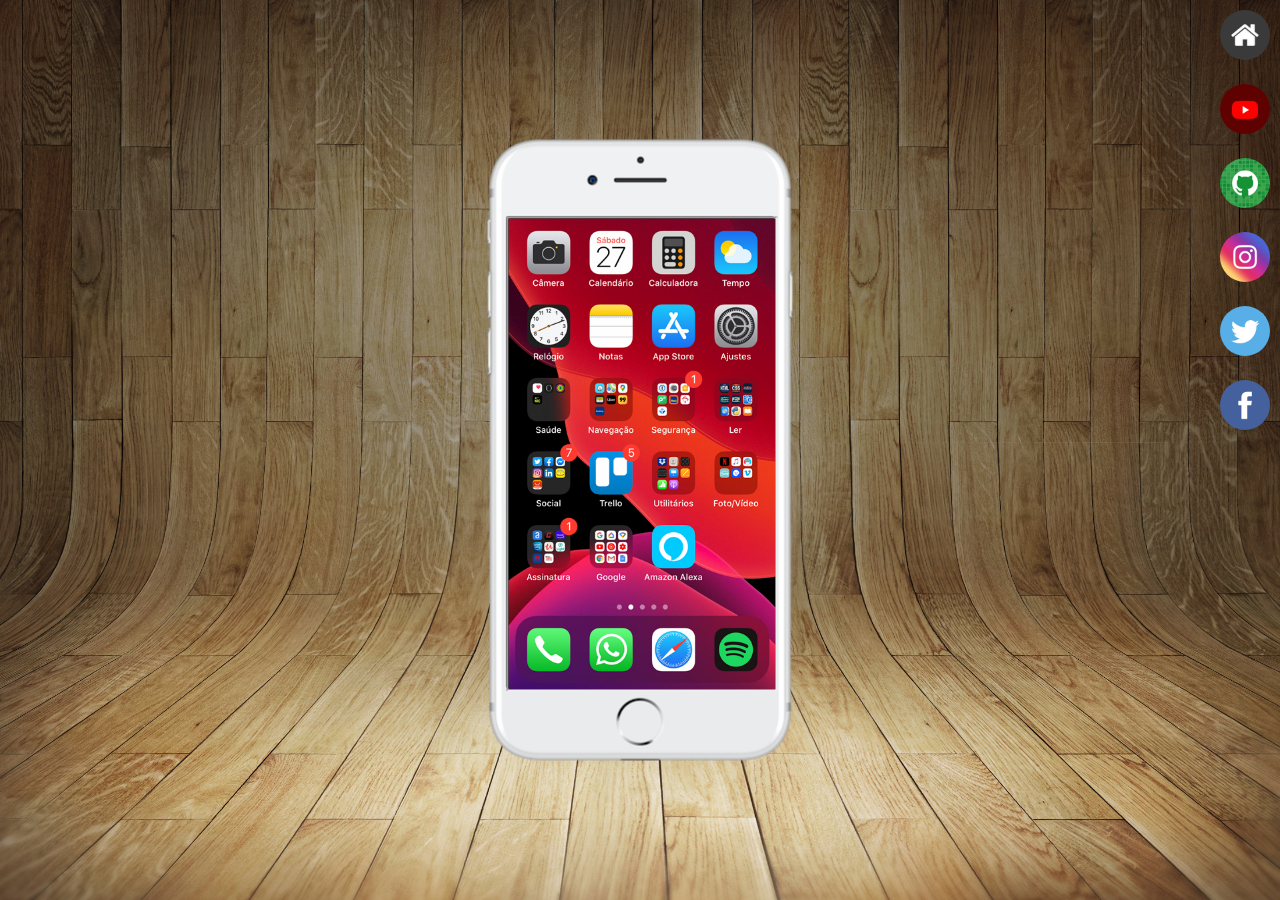
<file: index.html>
<!DOCTYPE html>
<html lang="pt-br">
<head>
    <meta charset="UTF-8">
    <meta http-equiv="X-UA-Compatible" content="IE=edge">
    <meta name="viewport" content="width=device-width, initial-scale=1.0">
    <link rel="shortcut icon" href="favicon.ico" type="image/x-icon">
    <link rel="stylesheet" href="estilos/style.css">
    <title>Projeto Redes Sociais</title>
</head>
<body>
    <main>
        <section id="telefone">
            <iframe src="home.html" name="tela" id="tela" frameboard="0">
                Seu navegador não é compatível com isso.
            </iframe>
        </section>
        <section id="redes-sociais">
            <a href="#" target="tela"><img src="imagens/logo-home.jpg" alt="Home"></a><br>
            <a href="youtube.html" target="tela"><img src="imagens/logo-youtube.jpg" alt="YouTube"></a><br>
            <a href="github.html" target="tela"><img src="imagens/logo-github.jpg" alt="GitHub"></a><br>
            <a href="instagram.html" target="tela"><img src="imagens/logo-instagram.jpg" alt="Instagram"></a><br>
            <a href="twitter.html" target="tela"><img src="imagens/logo-twitter.jpg" alt="Twitter"></a><br>
            <a href="facebook.html" target="tela"><img src="imagens/logo-facebook.jpg" alt="Facebook"></a><br>
        </section>
    </main>
</body>
</html>
</file>
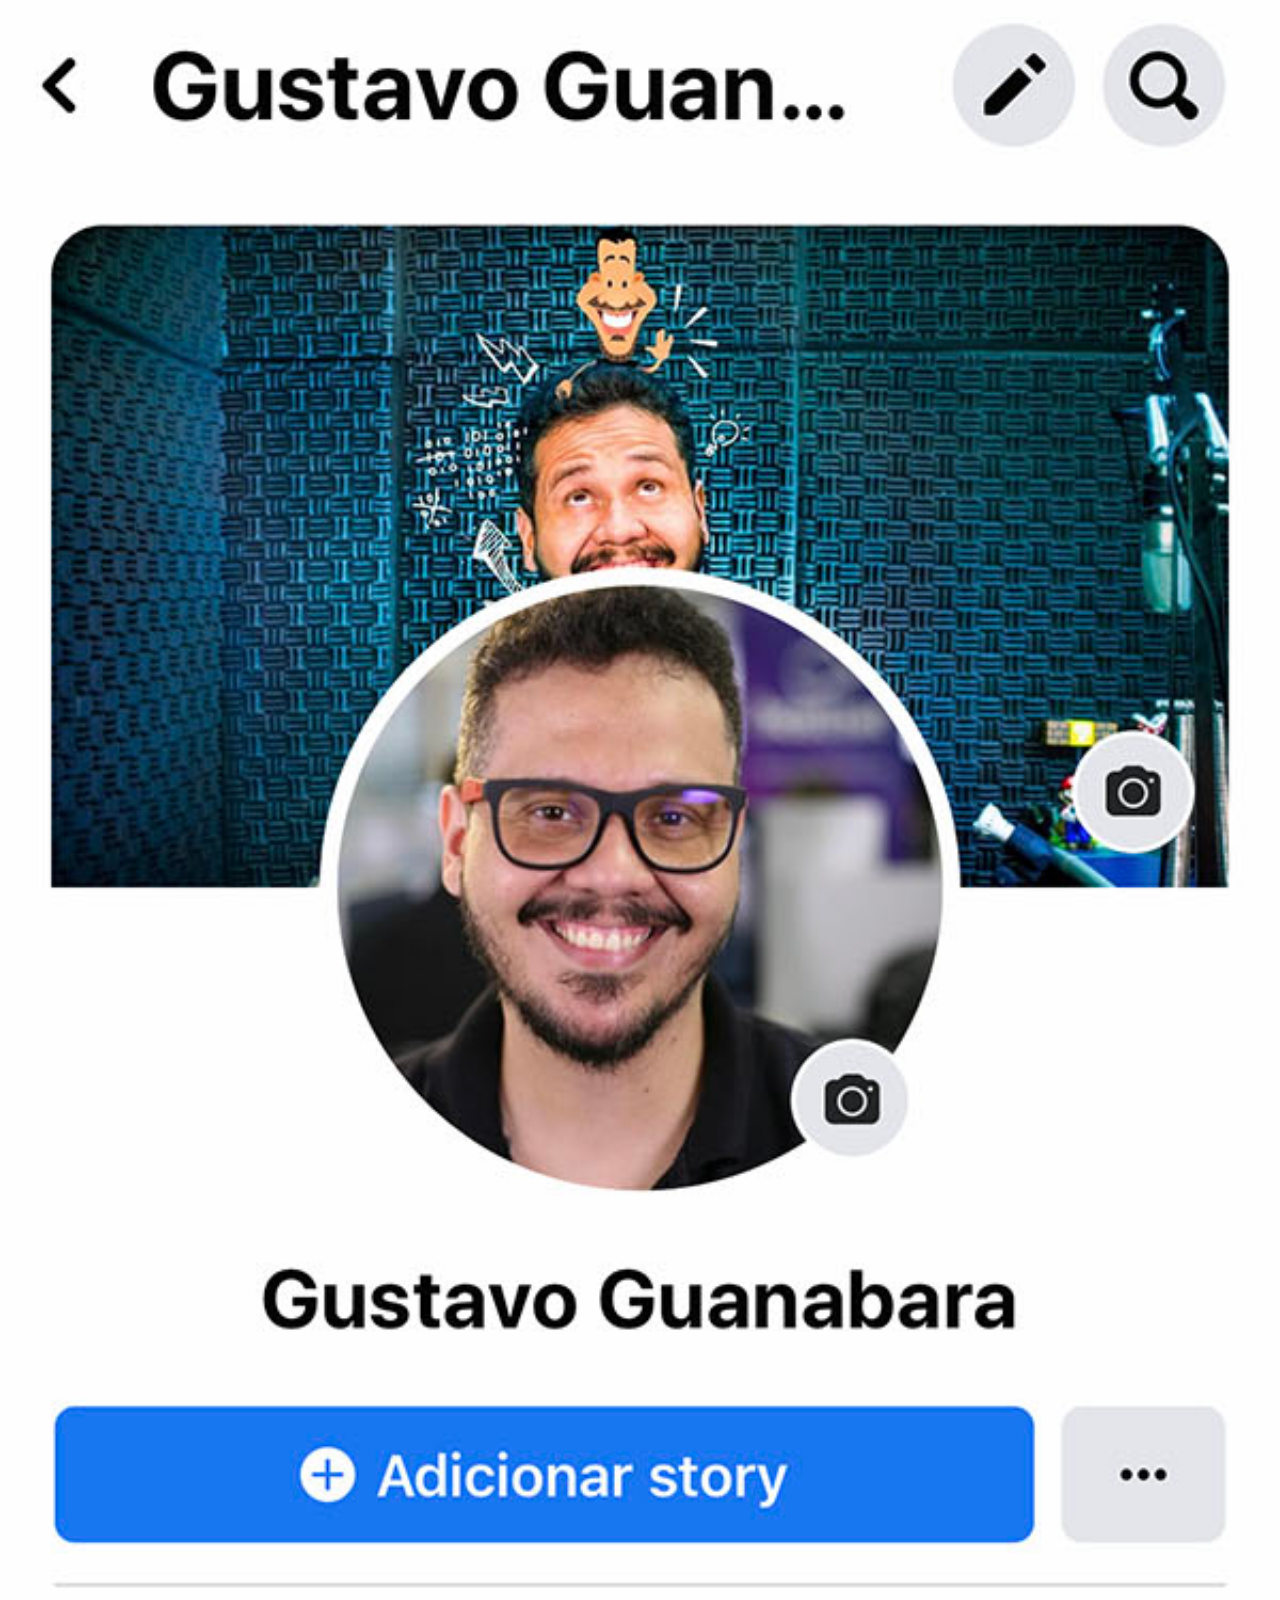
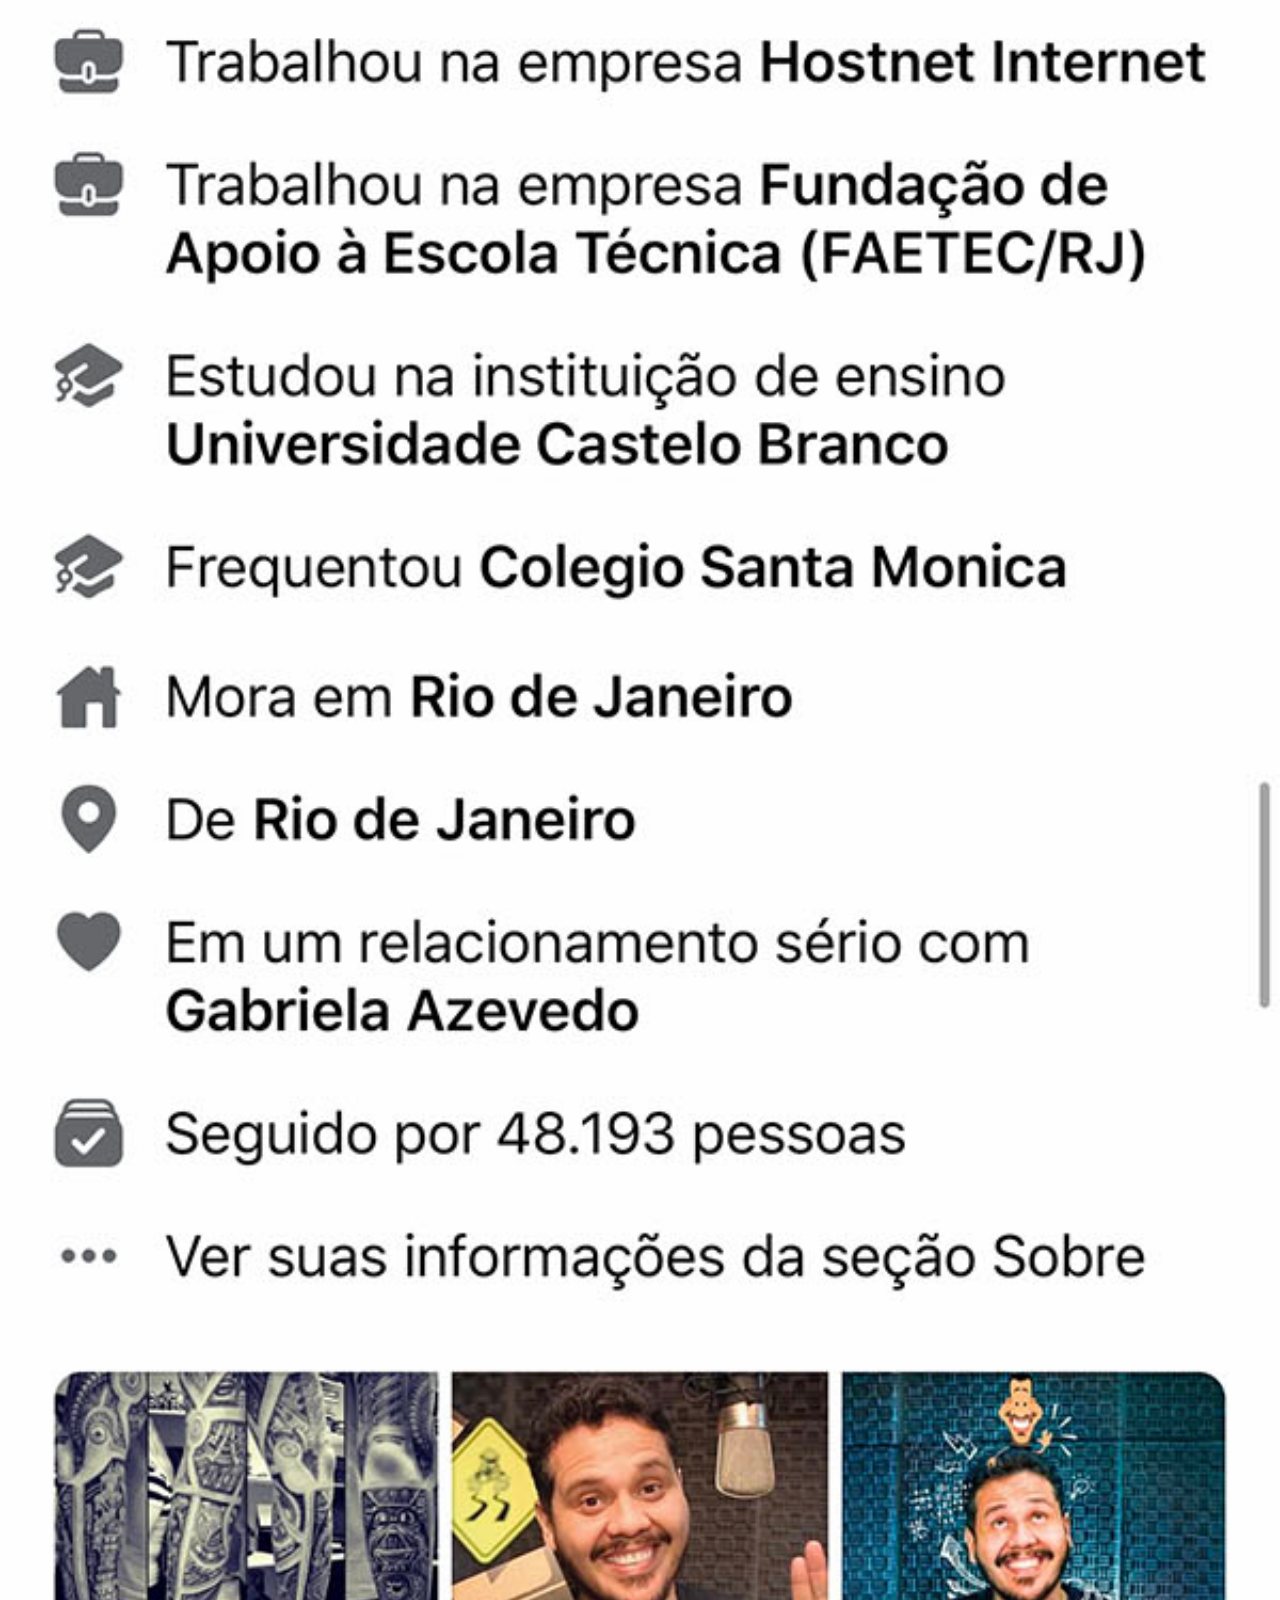
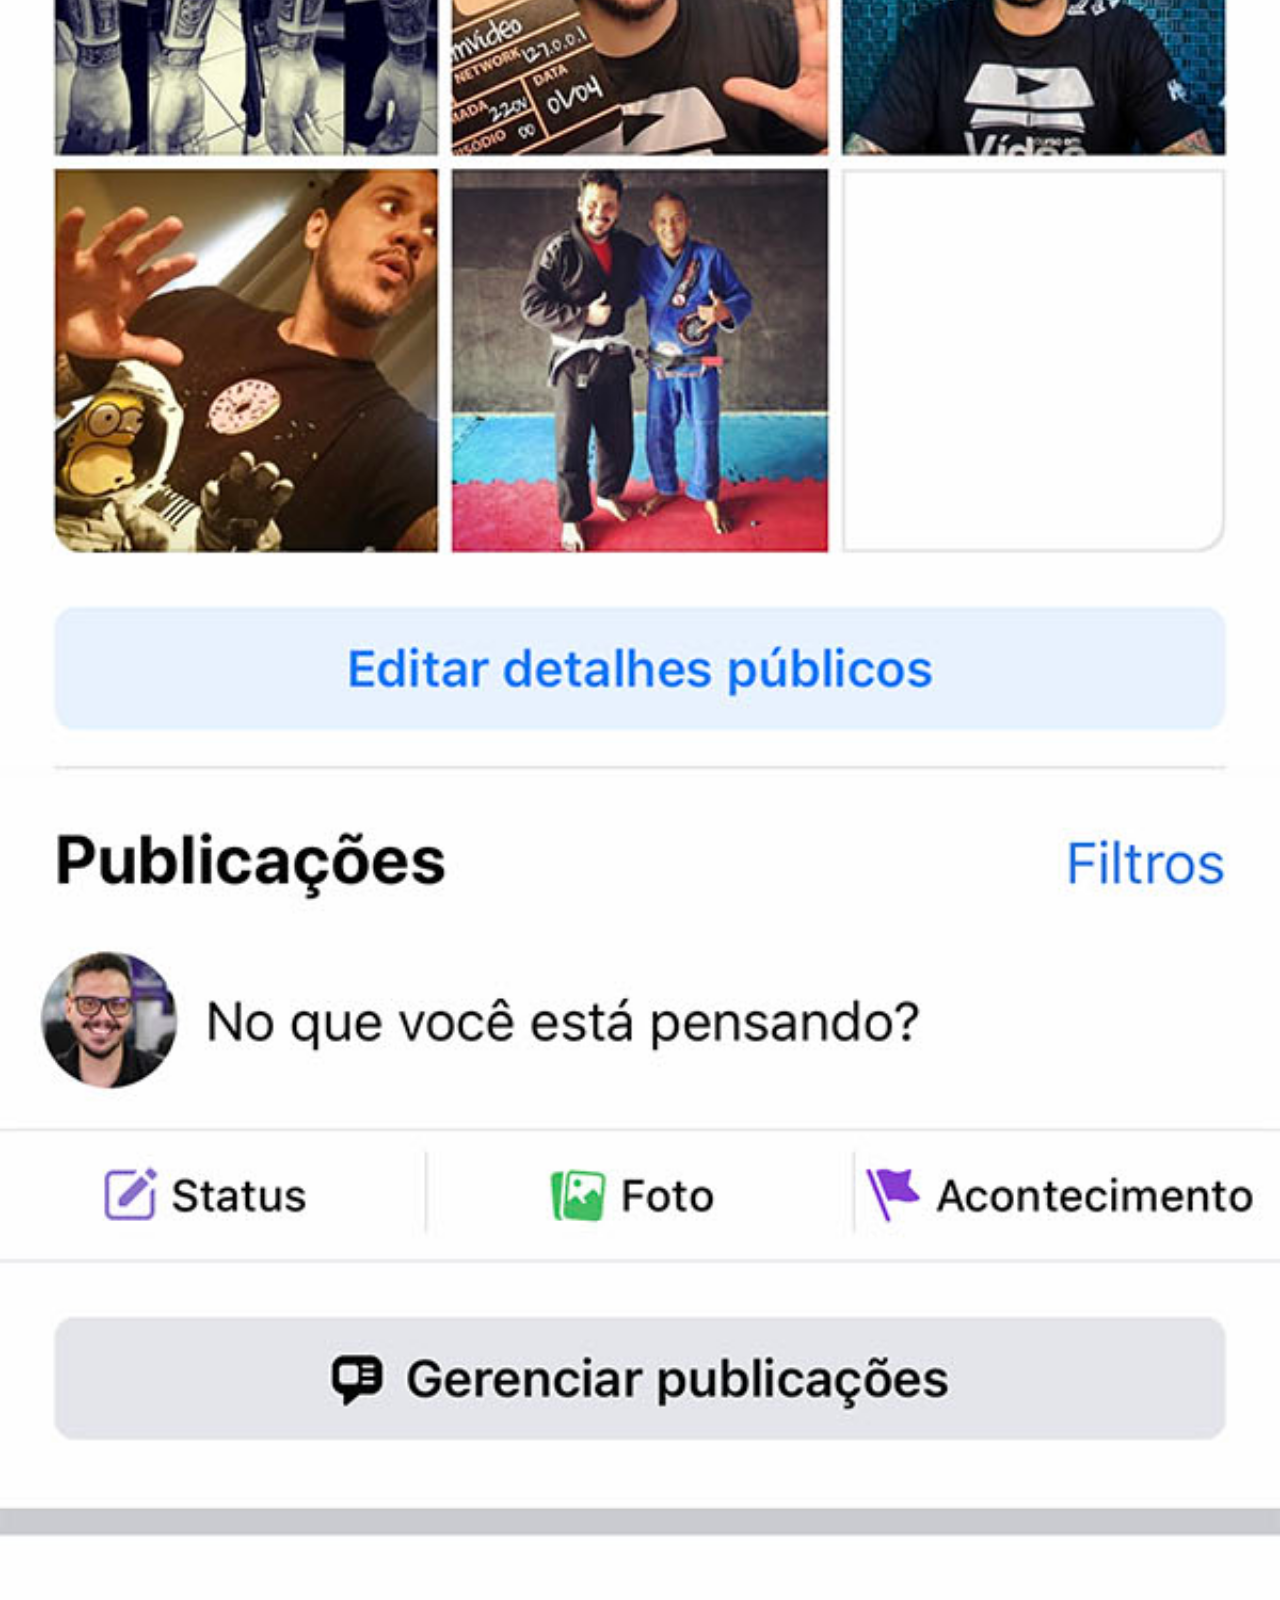
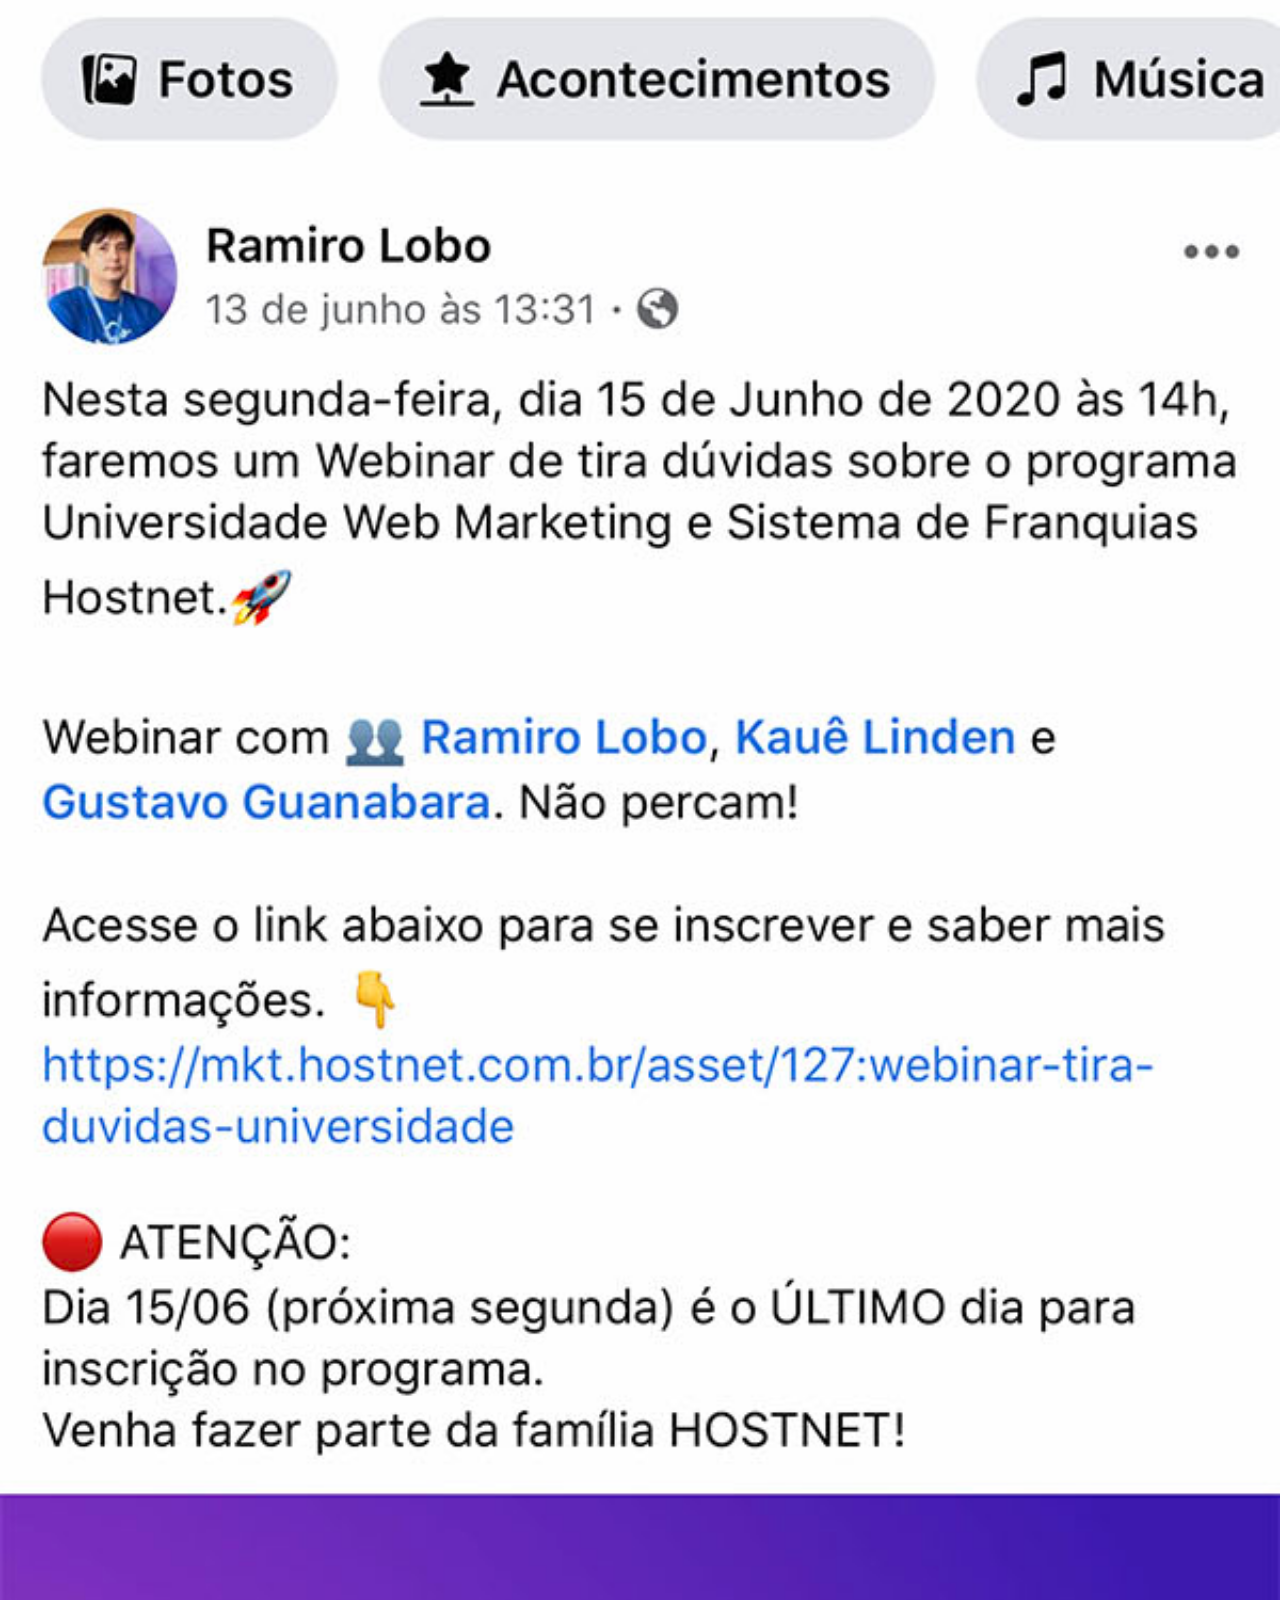
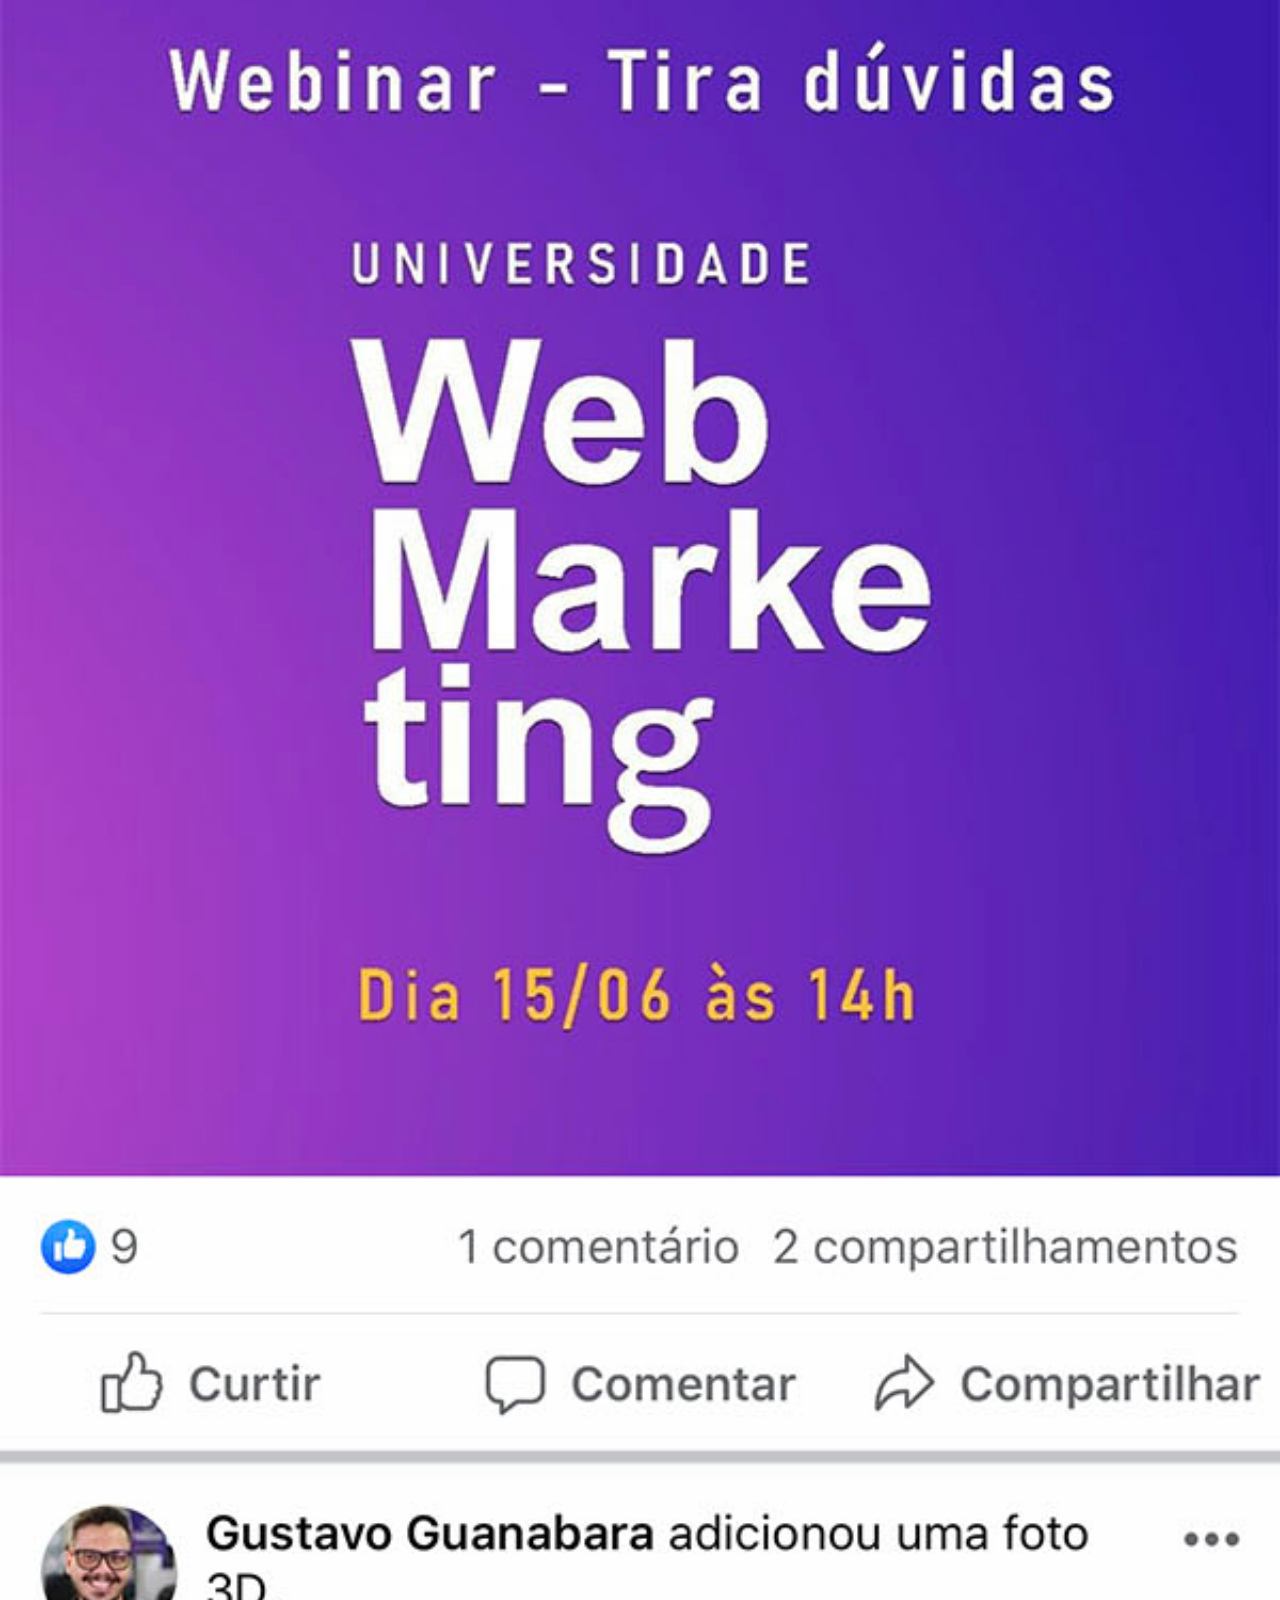
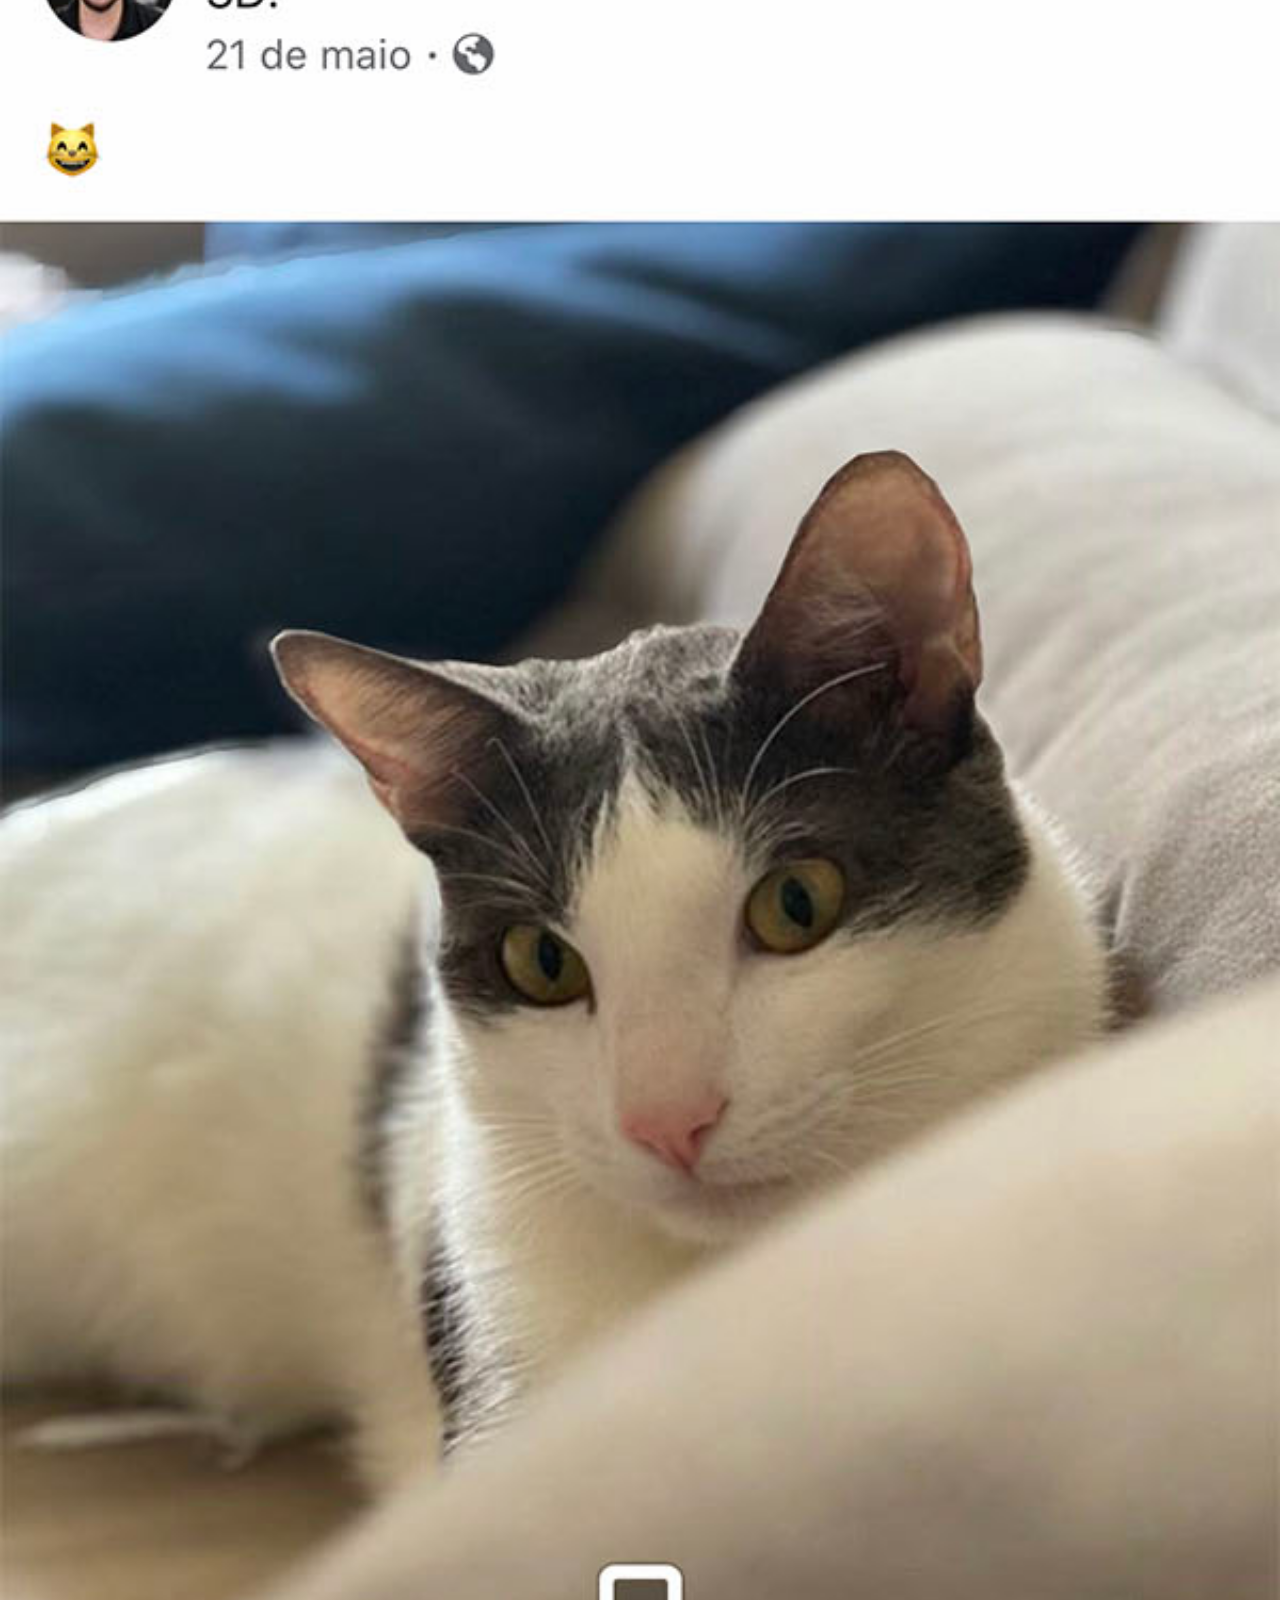
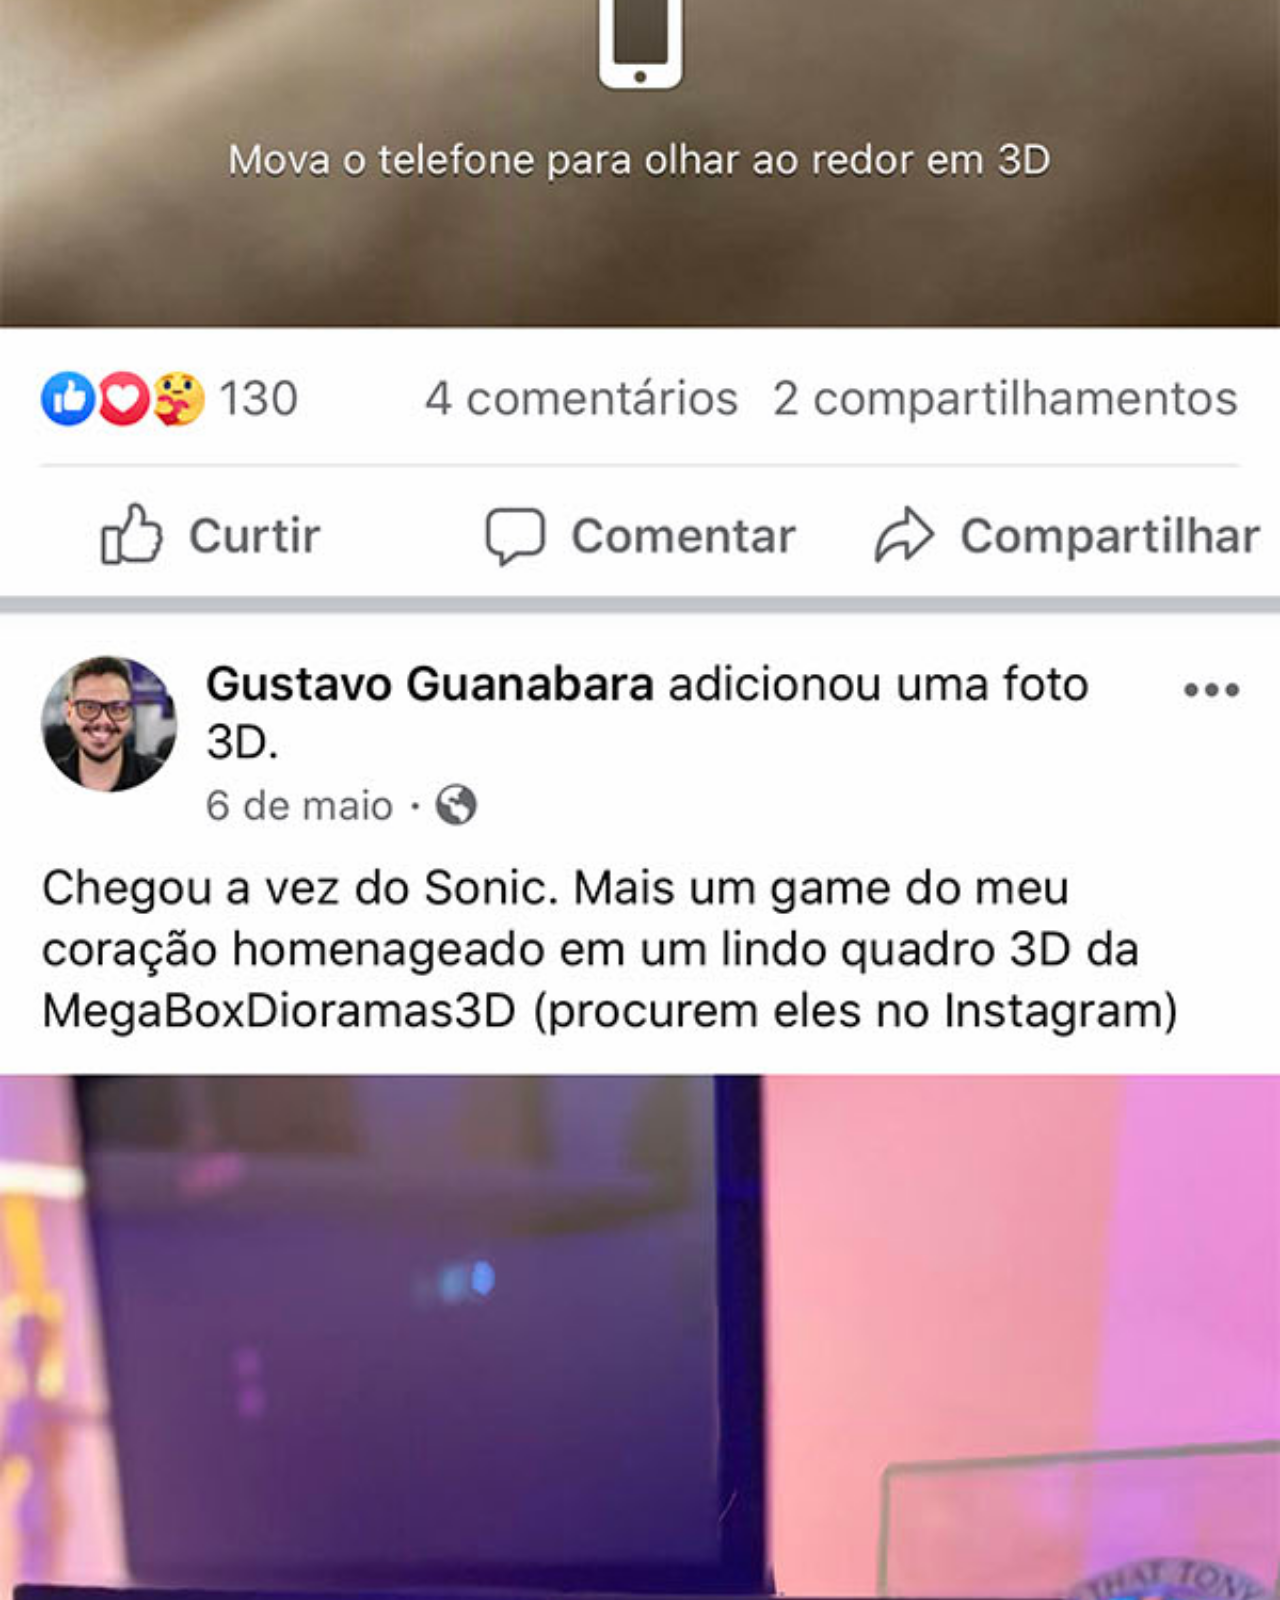
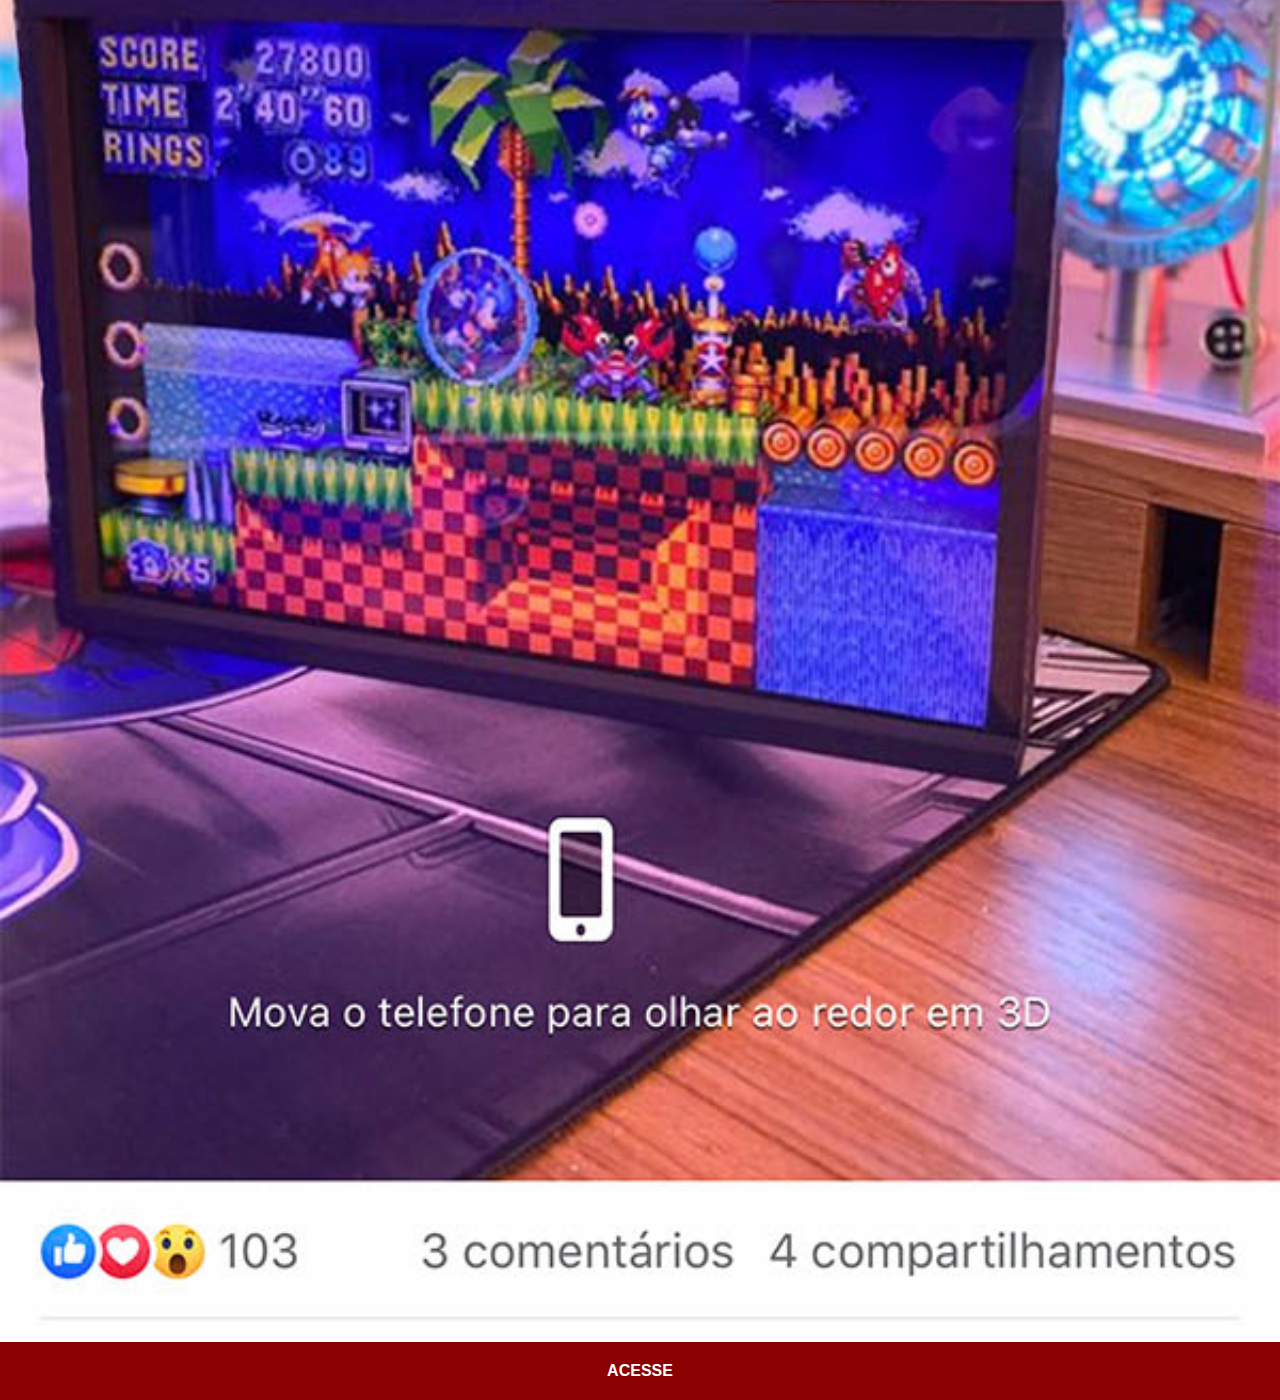
<file: facebook.html>
<!DOCTYPE html>
<html lang="pt-br">
<head>
    <meta charset="UTF-8">
    <meta http-equiv="X-UA-Compatible" content="IE=edge">
    <meta name="viewport" content="width=device-width, initial-scale=1.0">
    <title>Facebook</title>
    <link rel="stylesheet" href="estilos/social.css">
</head>
<body>
    <img src="imagens/tela-facebook.jpg" alt="Twitter">
    <a href="https://www.facebook.com/gustavoguanabara" target="_blank">ACESSE</a>
</body>
</html>
</file>
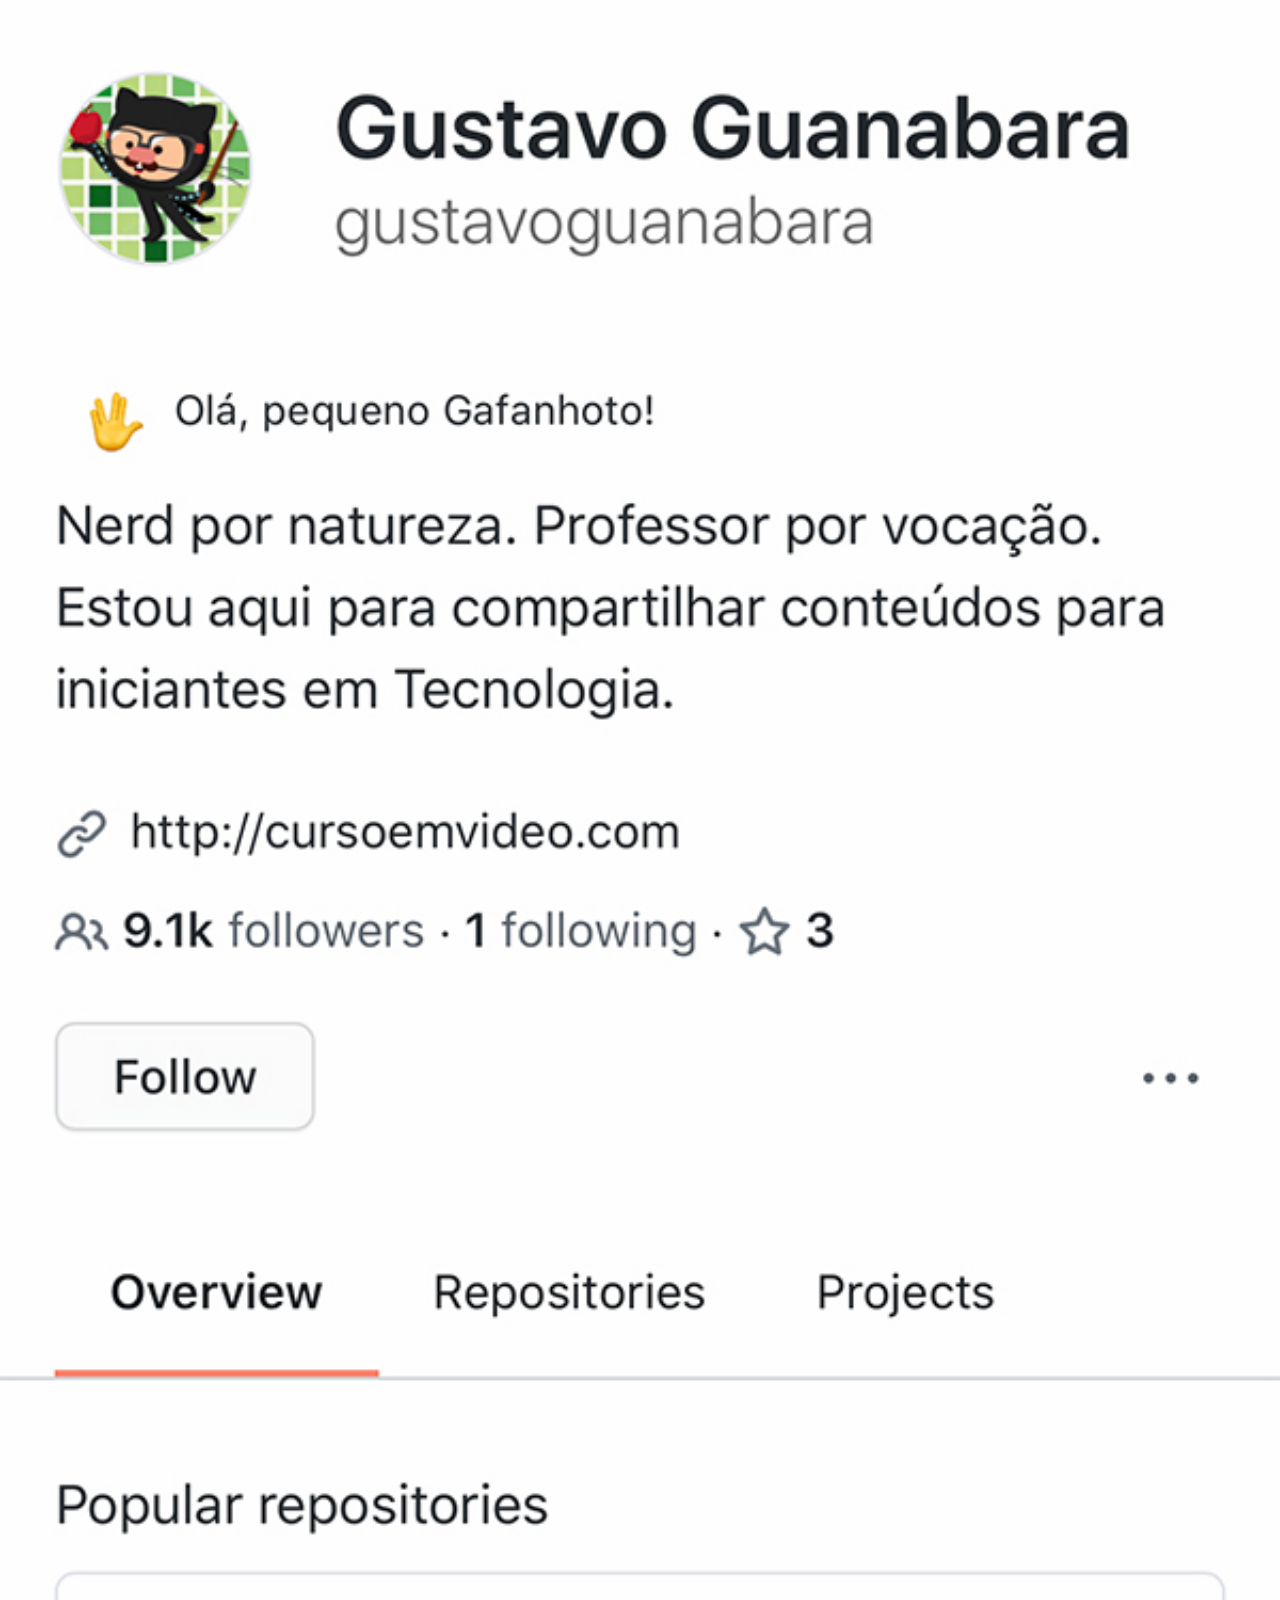
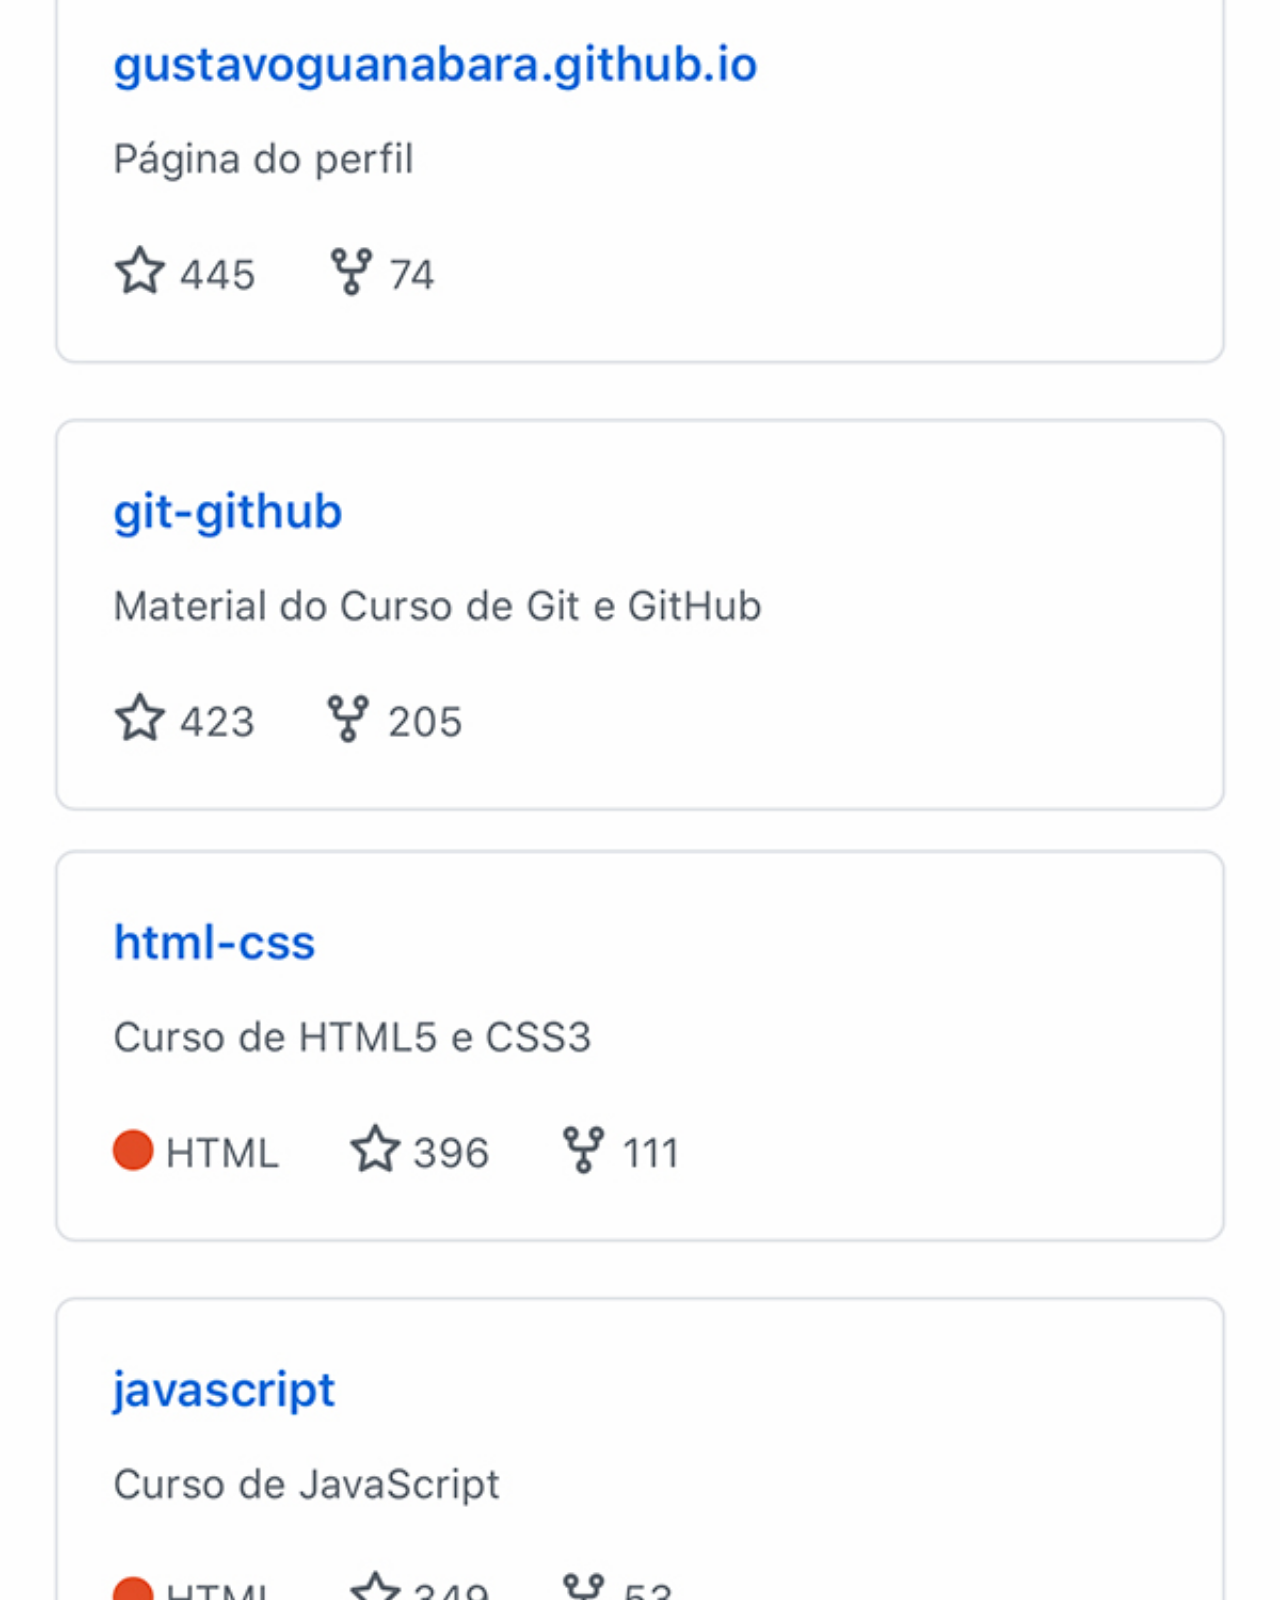
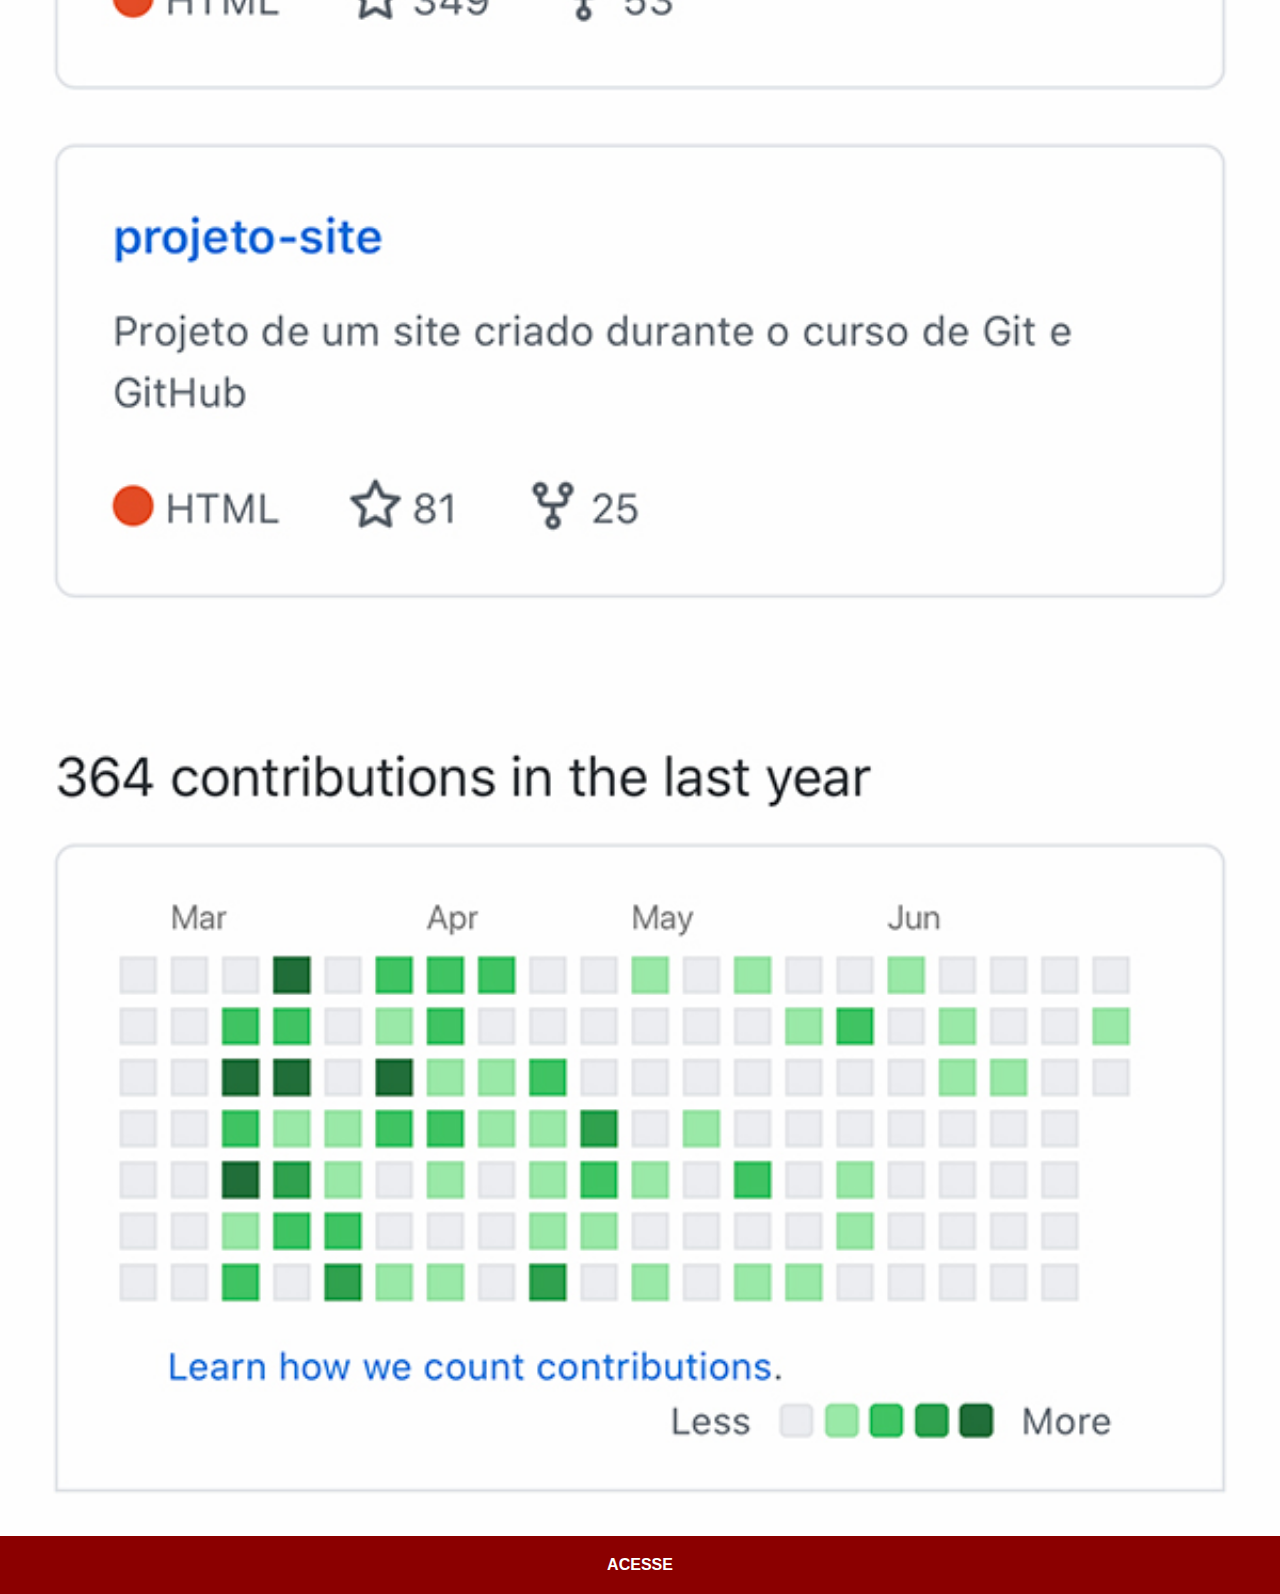
<file: github.html>
<!DOCTYPE html>
<html lang="pt-br">
<head>
    <meta charset="UTF-8">
    <meta http-equiv="X-UA-Compatible" content="IE=edge">
    <meta name="viewport" content="width=device-width, initial-scale=1.0">
    <title>GitHub</title>
    <link rel="stylesheet" href="estilos/social.css">
</head>
<body>
    <img src="imagens/tela-github.jpg" alt="GitHub">
    <a href="https://github.com/gustavoguanabara/" target="_blank">ACESSE</a>
</body>
</html>
</file>
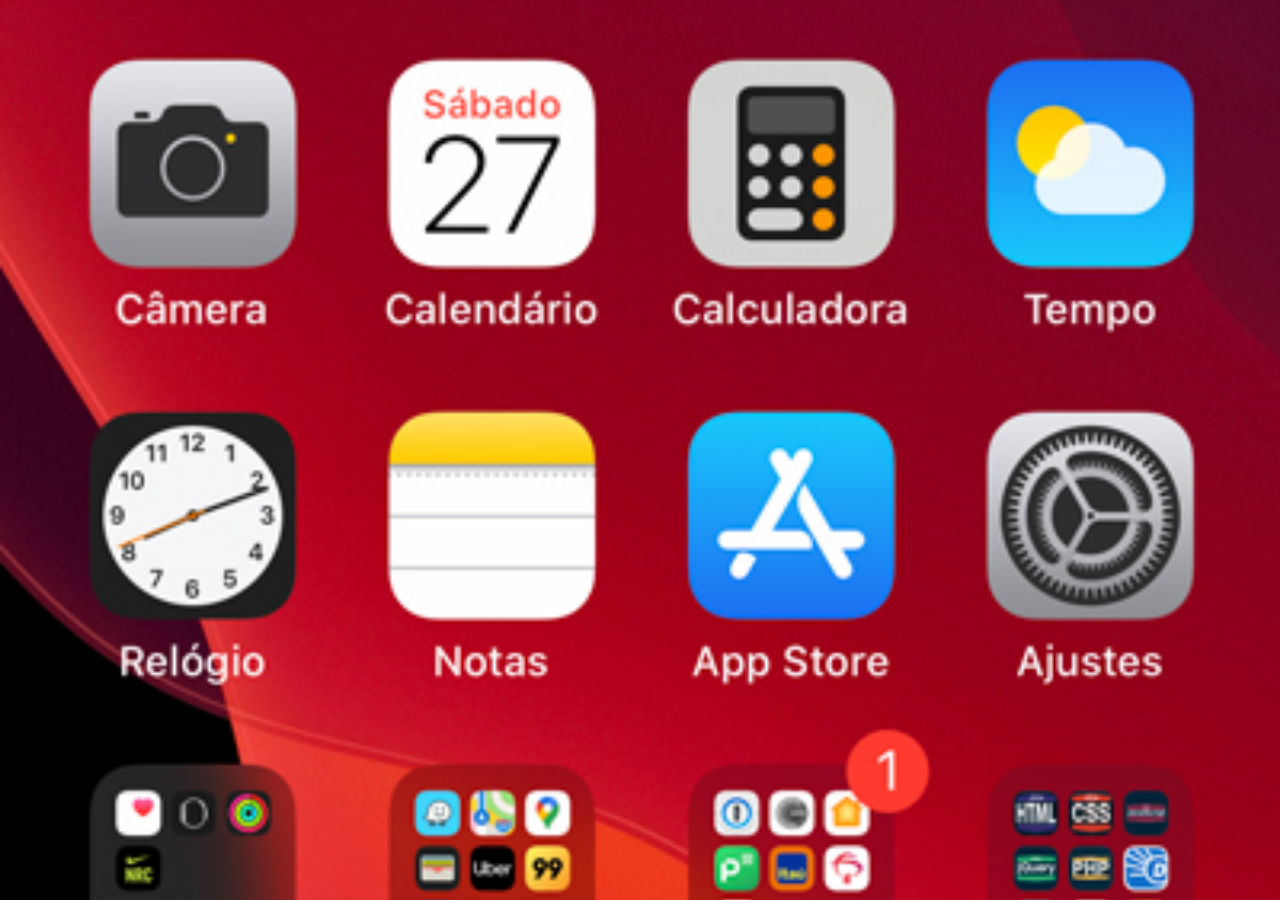
<file: home.html>
<!DOCTYPE html>
<html lang="pt-br">
<head>
    <meta charset="UTF-8">
    <meta http-equiv="X-UA-Compatible" content="IE=edge">
    <meta name="viewport" content="width=device-width, initial-scale=1.0">
    <title>Home</title>
</head>
<style>
    * {
        margin: 0px;
        padding: 0px;
    }

    body {
        width: 100vw;
        height: 100vh;
        background: black url('imagens/tela-home.jpg') no-repeat top center;
        background-size: cover;
    }
</style>
<body>
    
</body>
</html>
</file>
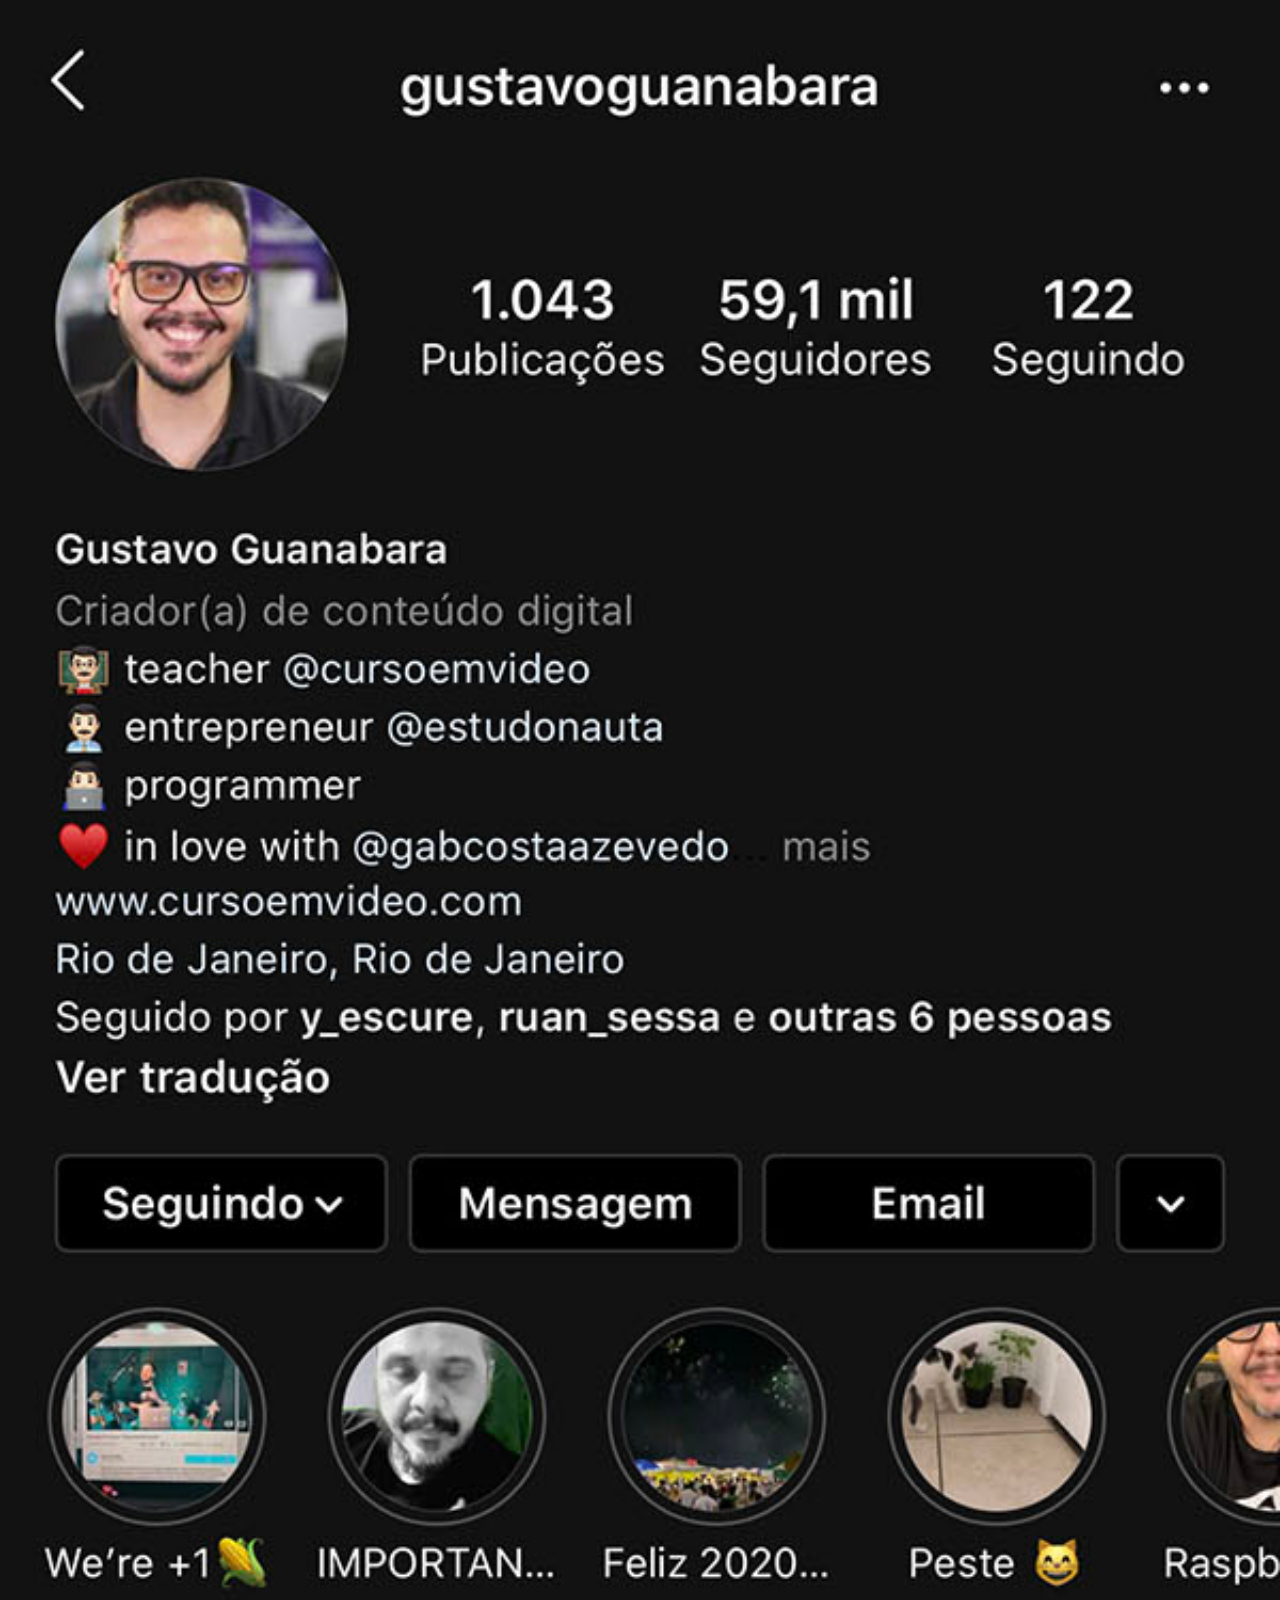
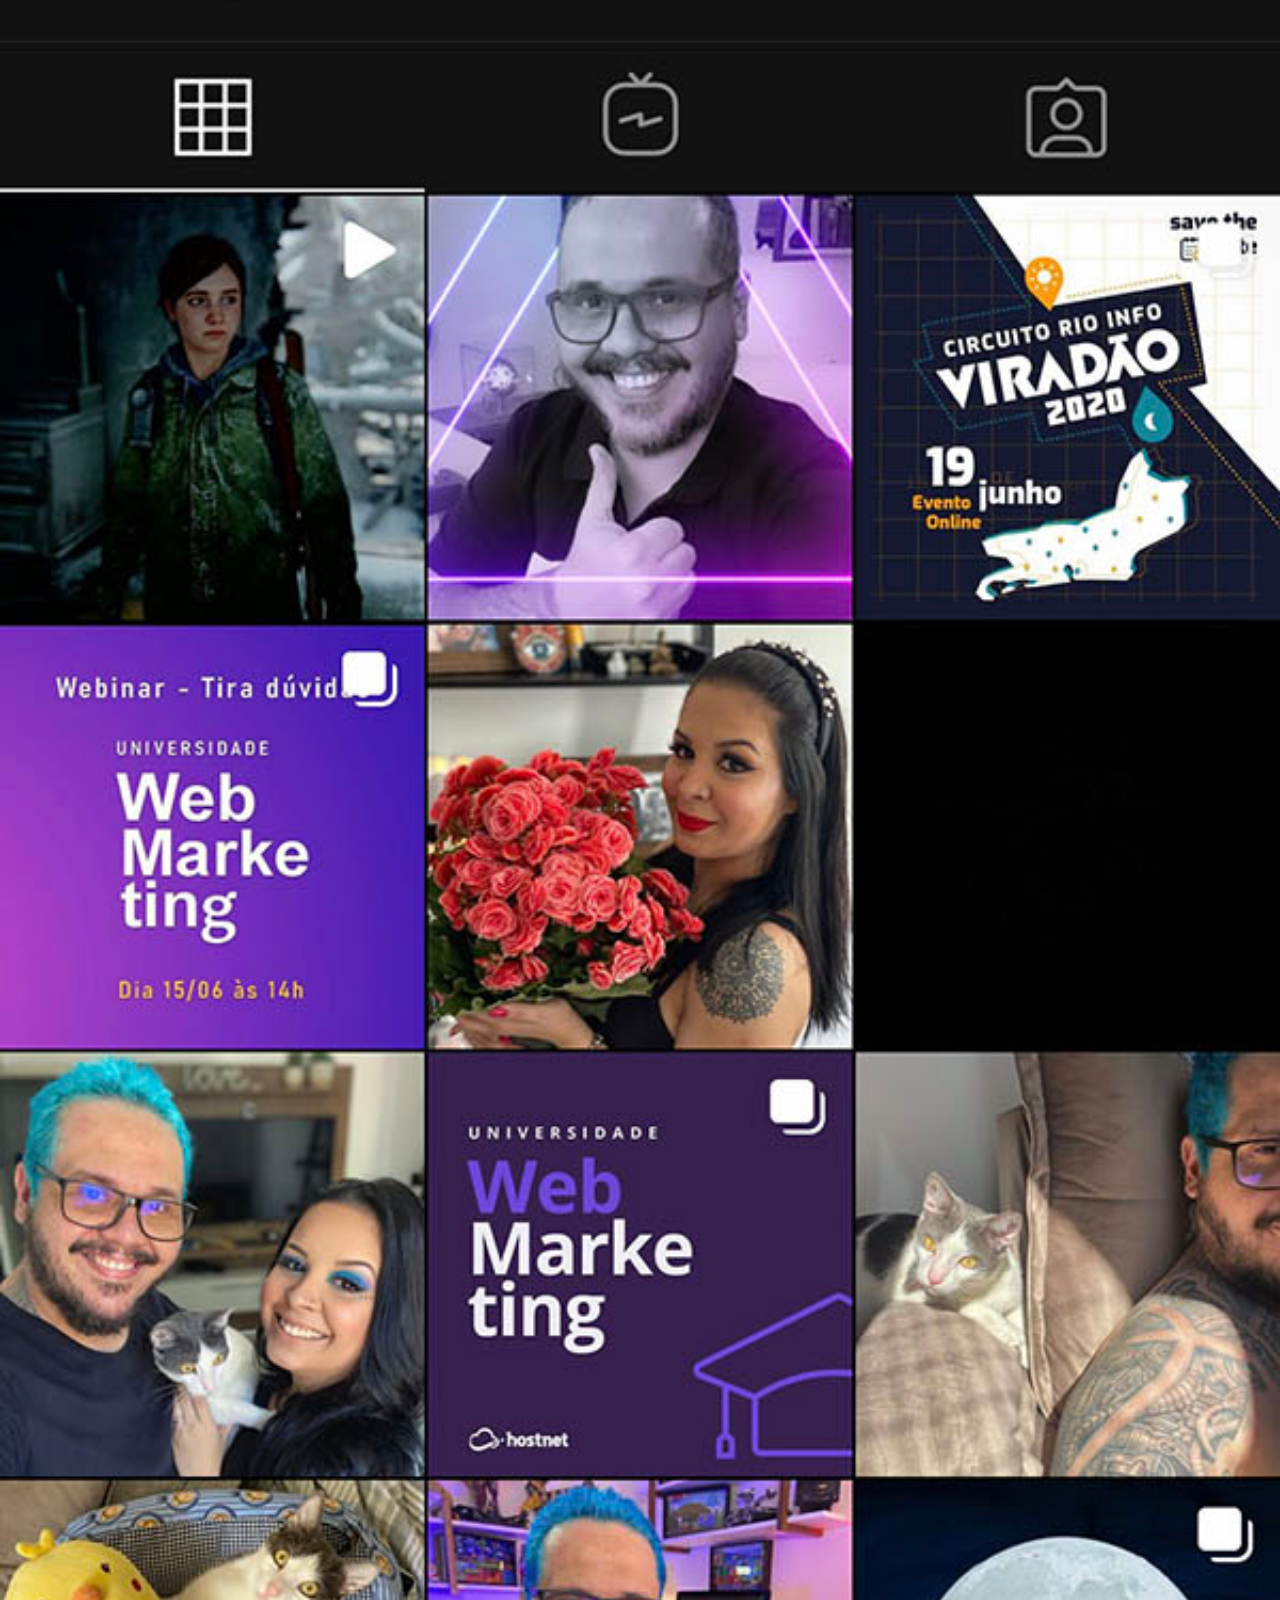
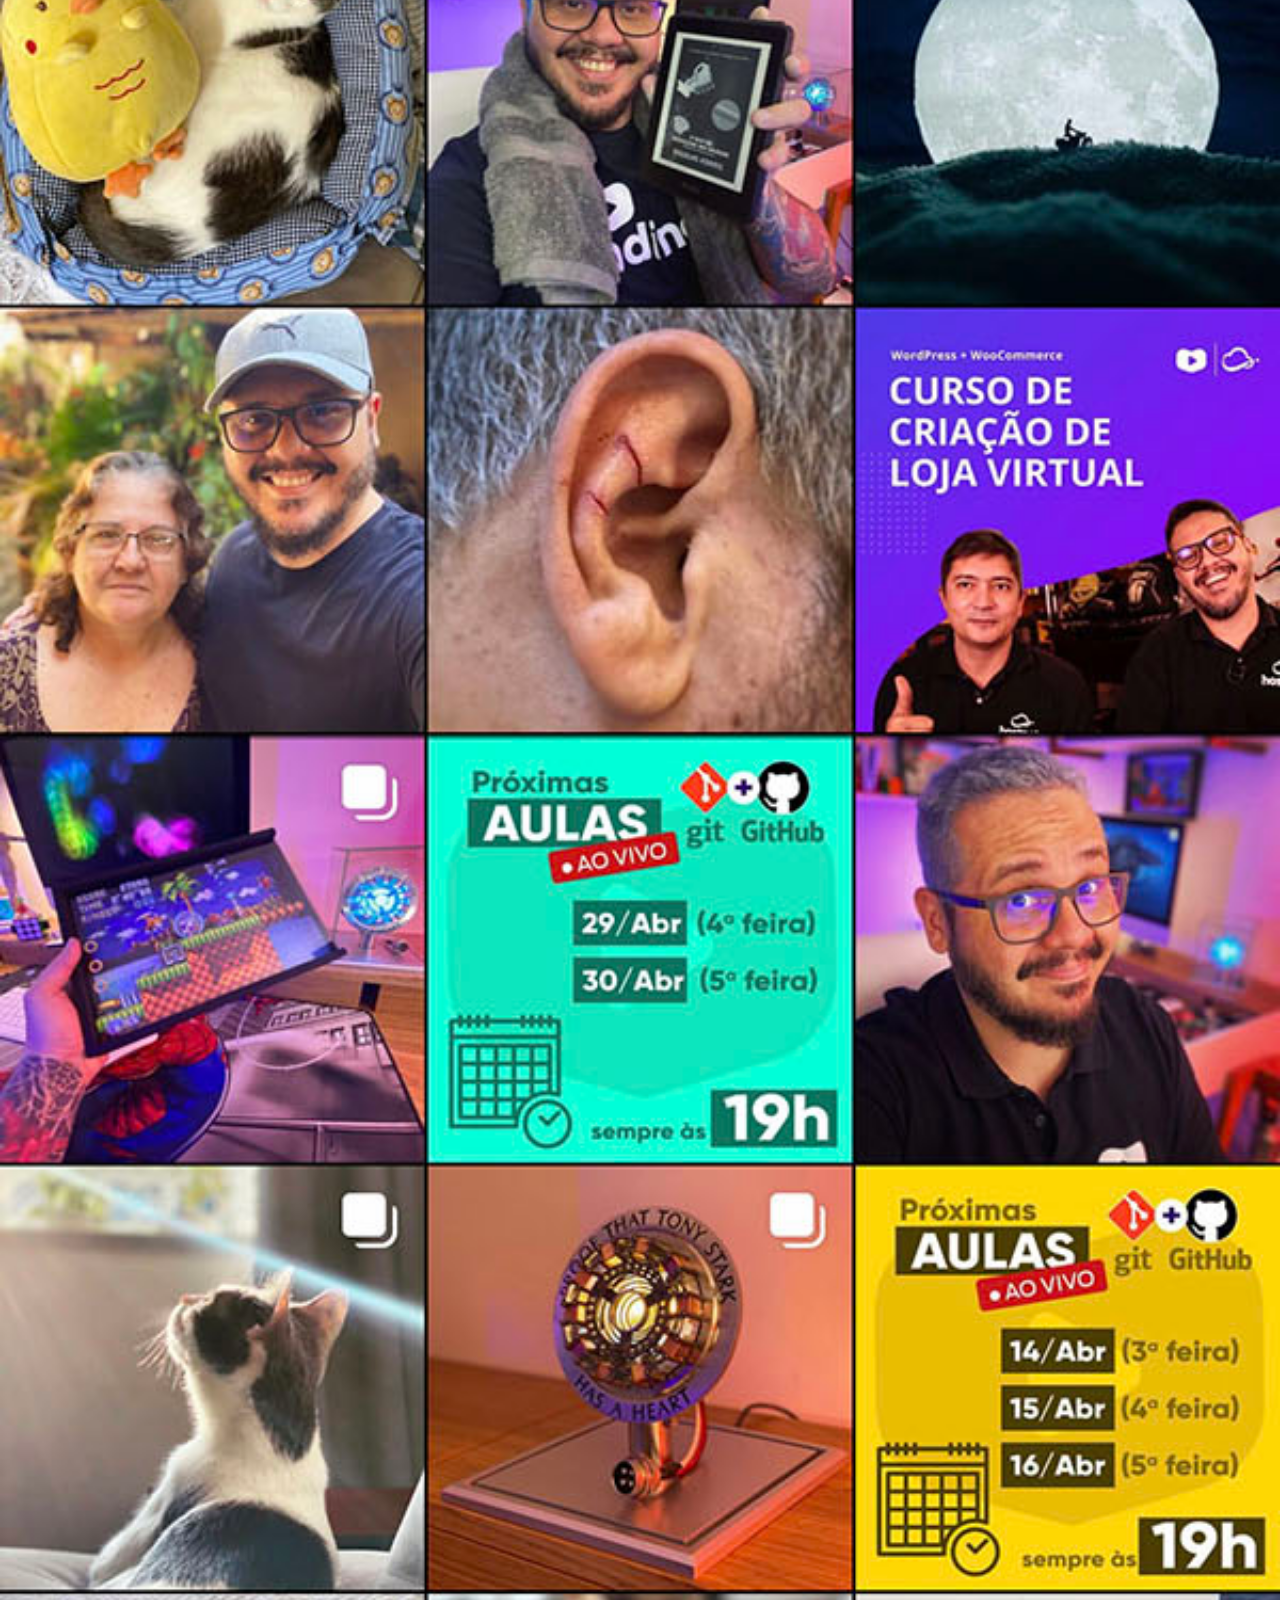
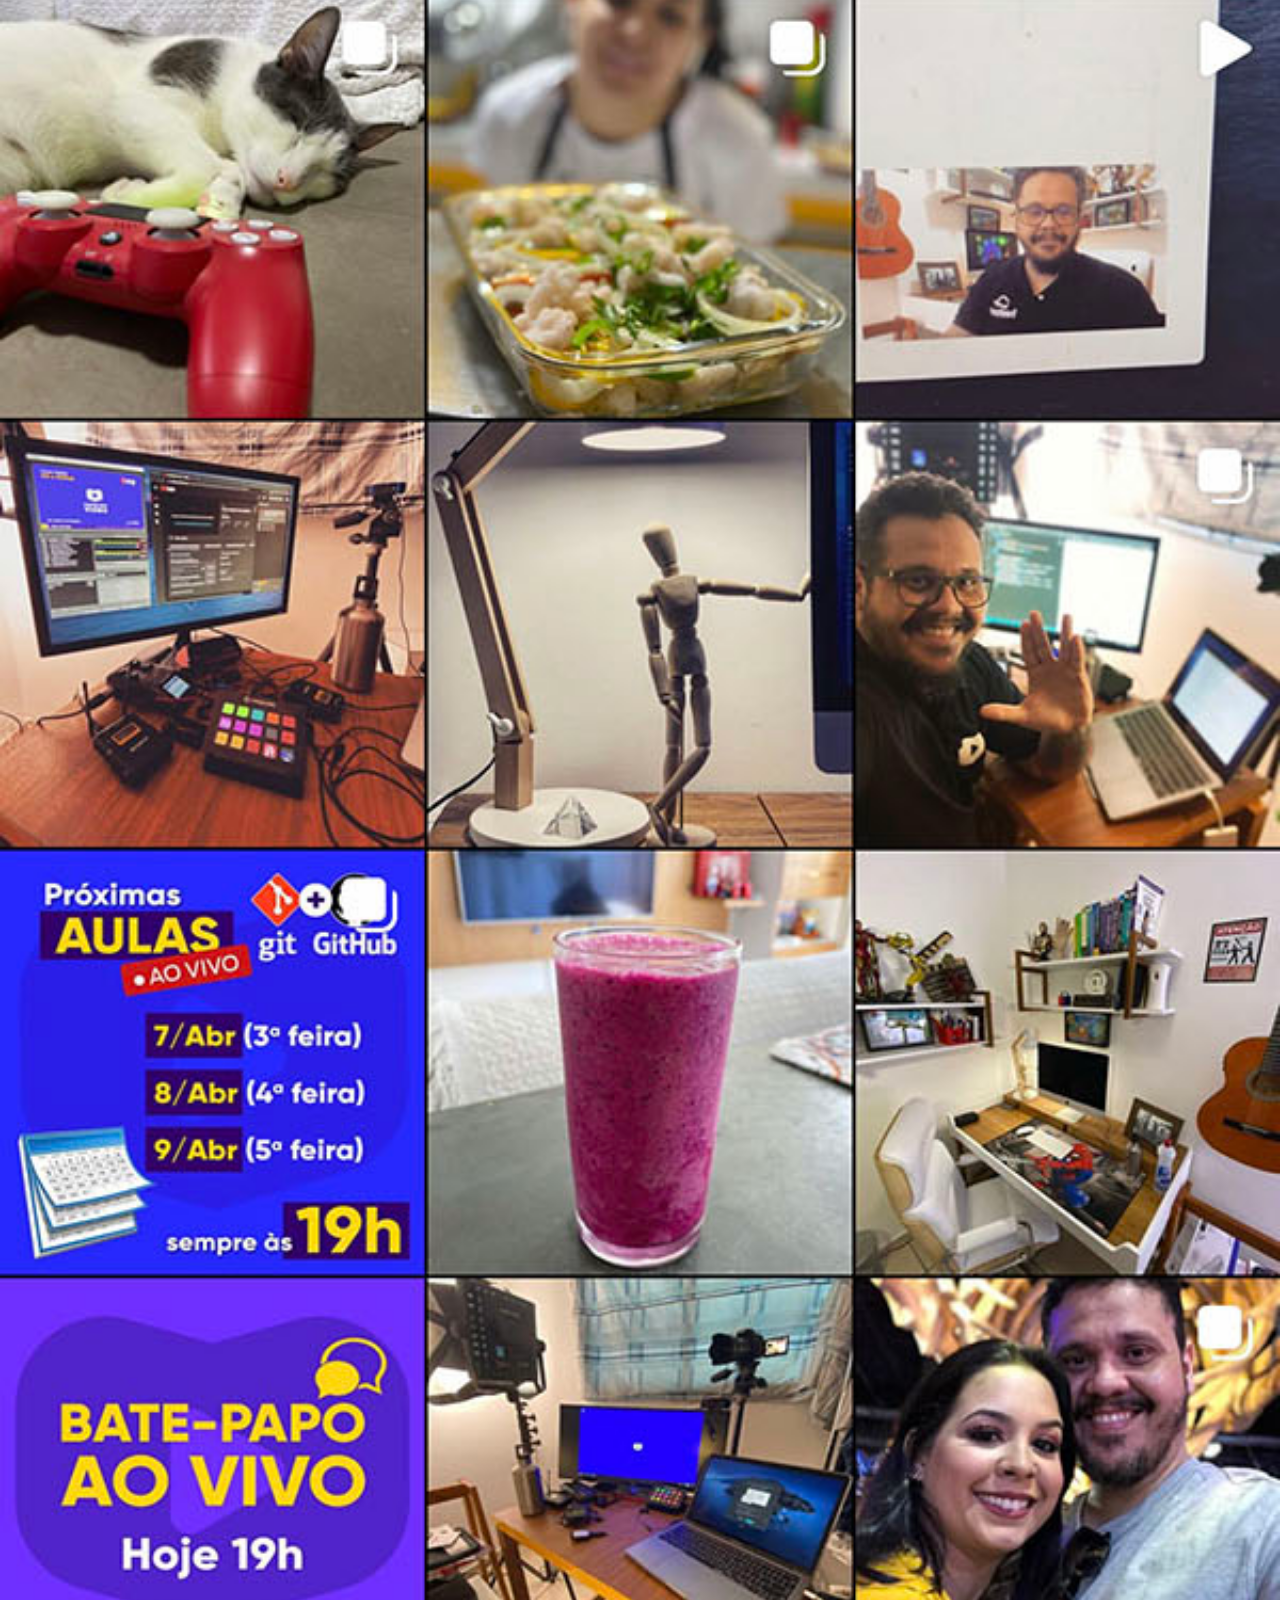
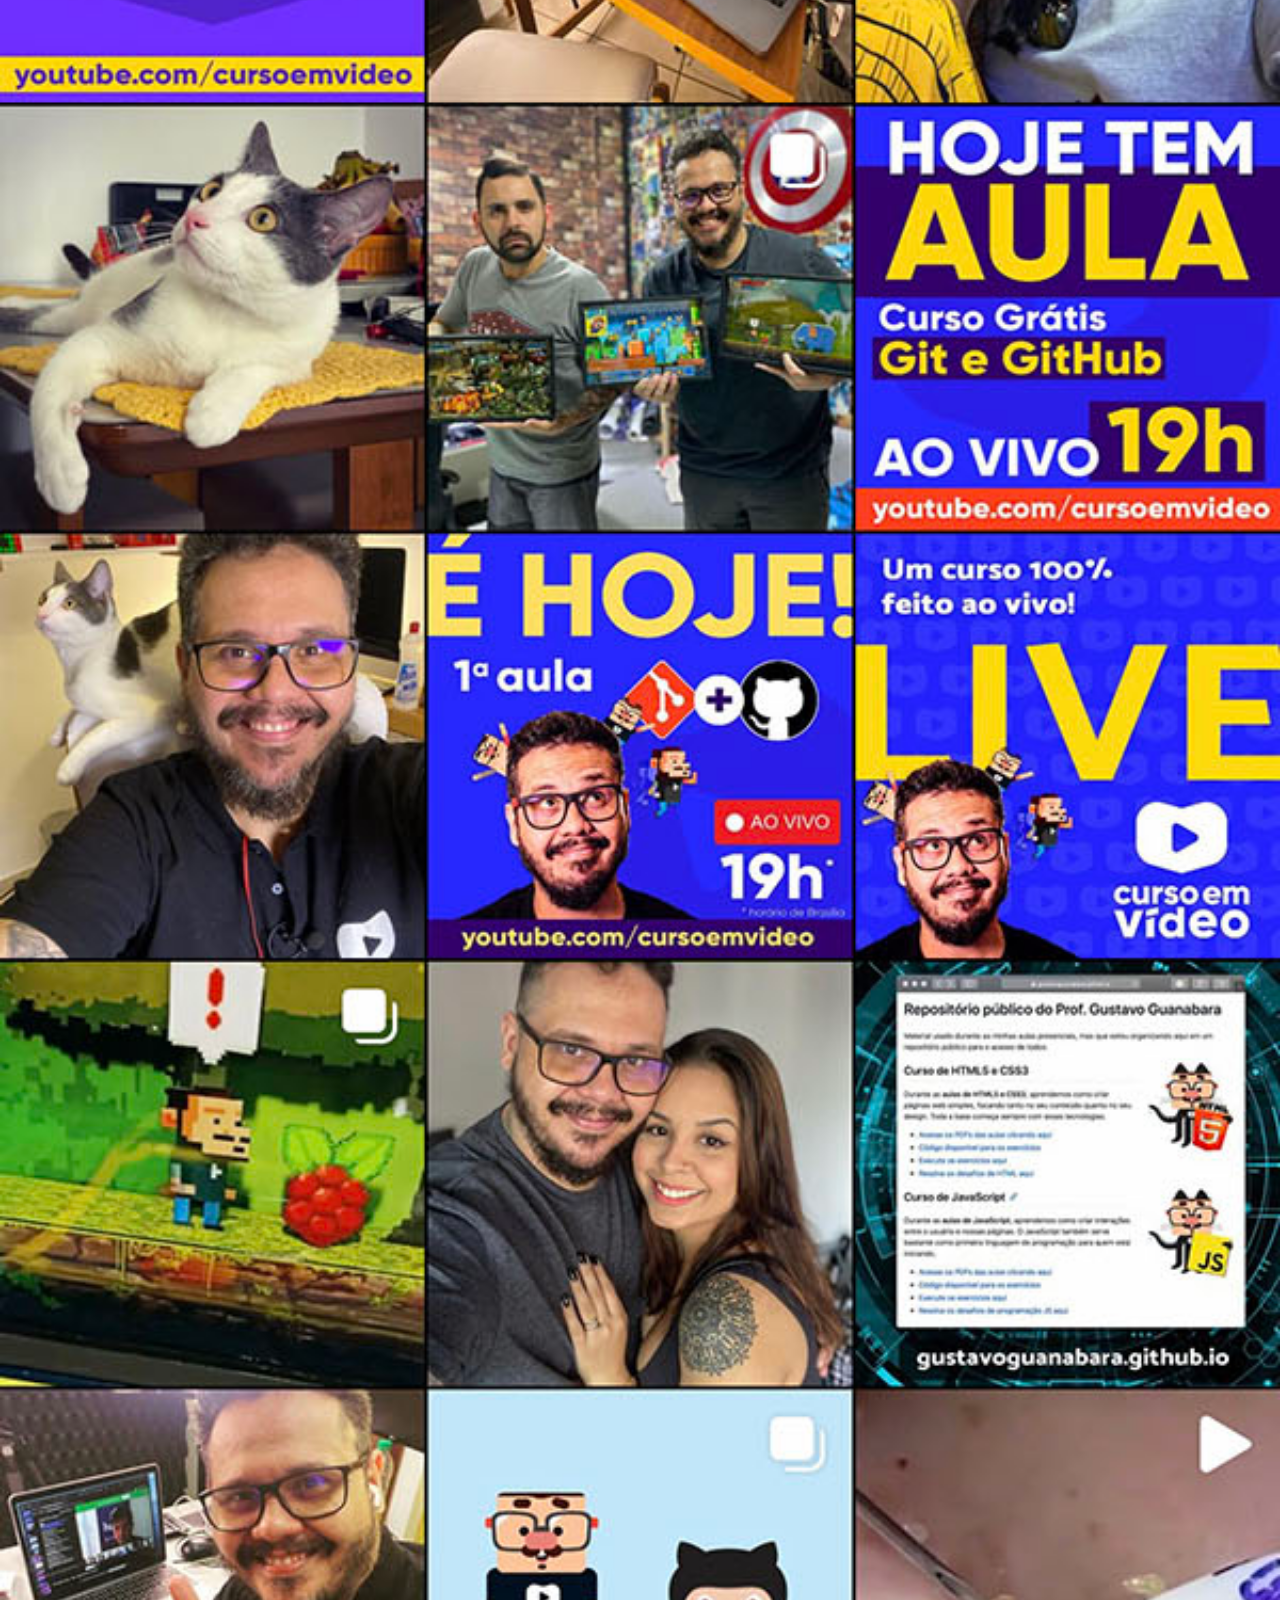
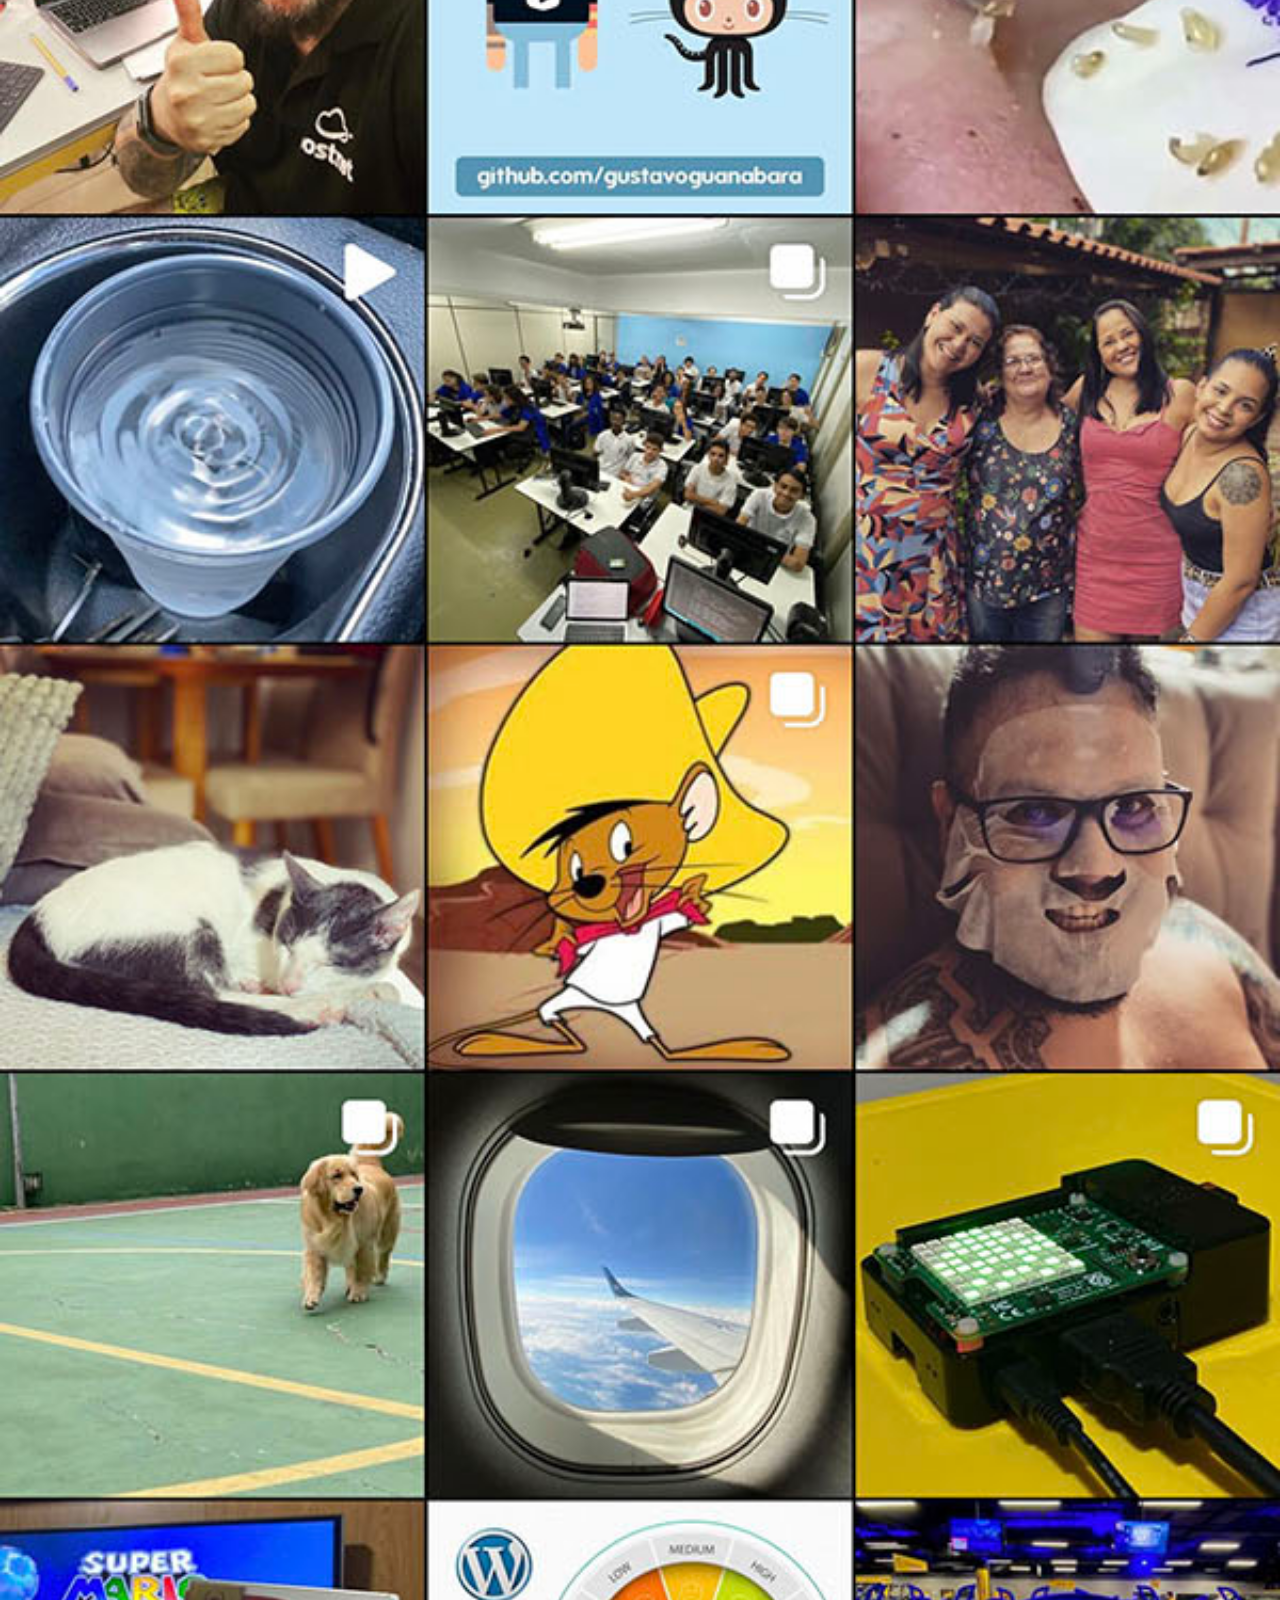
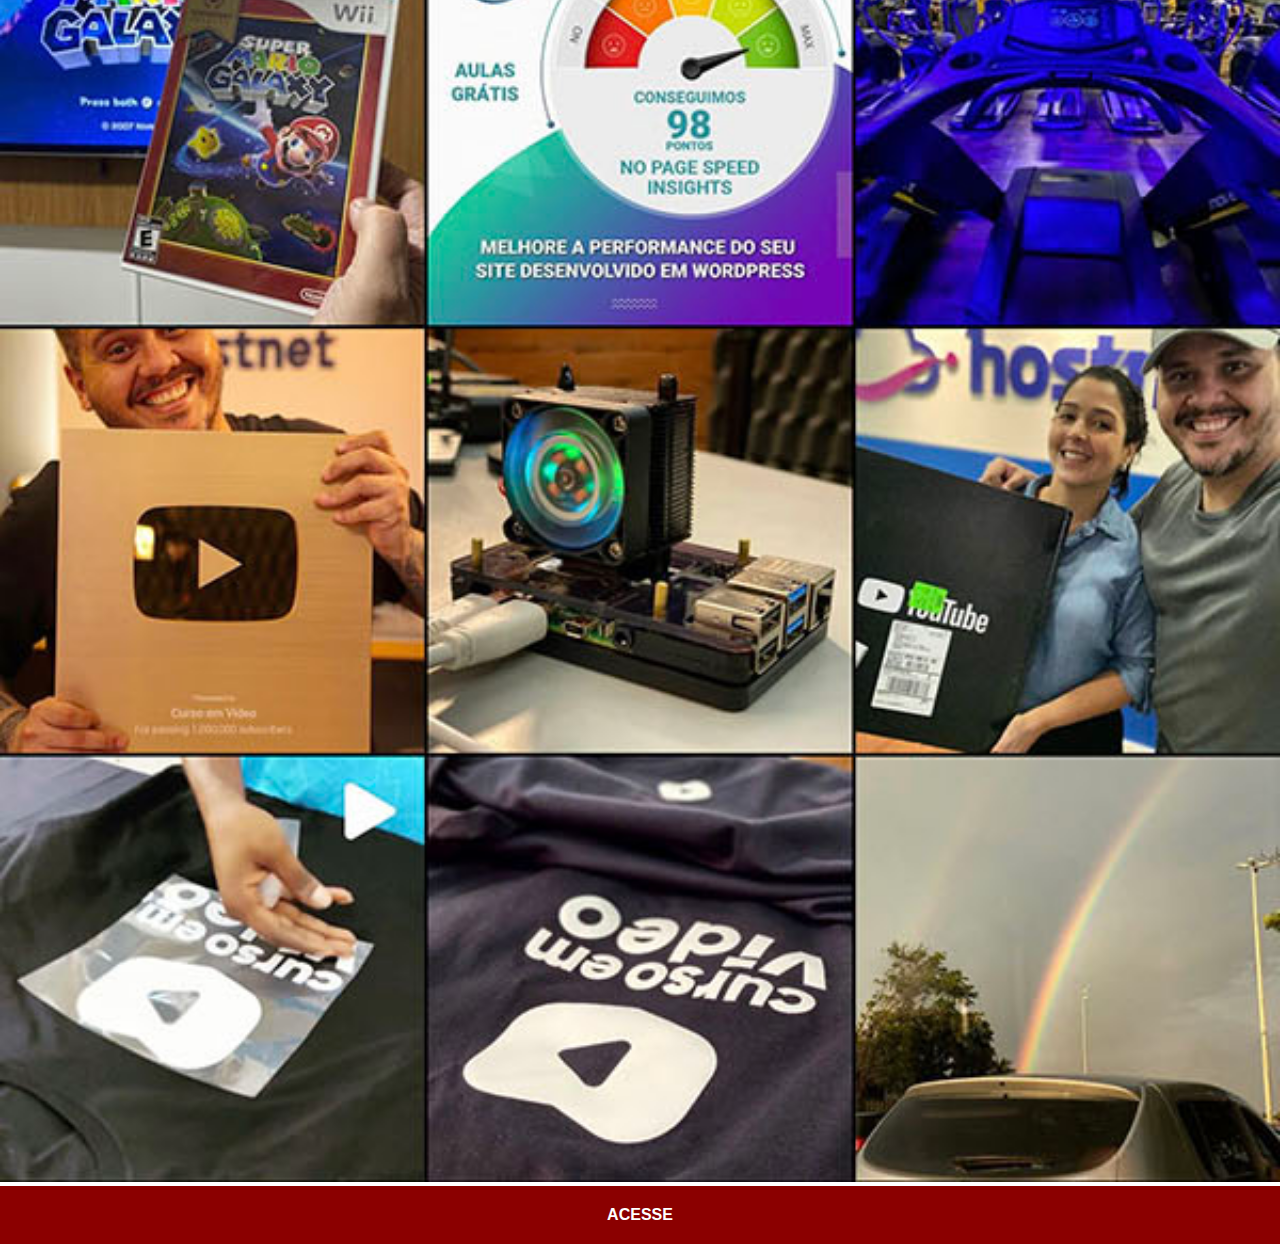
<file: instagram.html>
<!DOCTYPE html>
<html lang="pt-br">
<head>
    <meta charset="UTF-8">
    <meta http-equiv="X-UA-Compatible" content="IE=edge">
    <meta name="viewport" content="width=device-width, initial-scale=1.0">
    <title>Instagram</title>
    <link rel="stylesheet" href="estilos/social.css">
</head>
<body>
    <img src="imagens/tela-instagram.jpg" alt="Instagram">
    <a href="https://www.instagram.com/gustavoguanabara/" target="_blank">ACESSE</a>
</body>
</html>
</file>
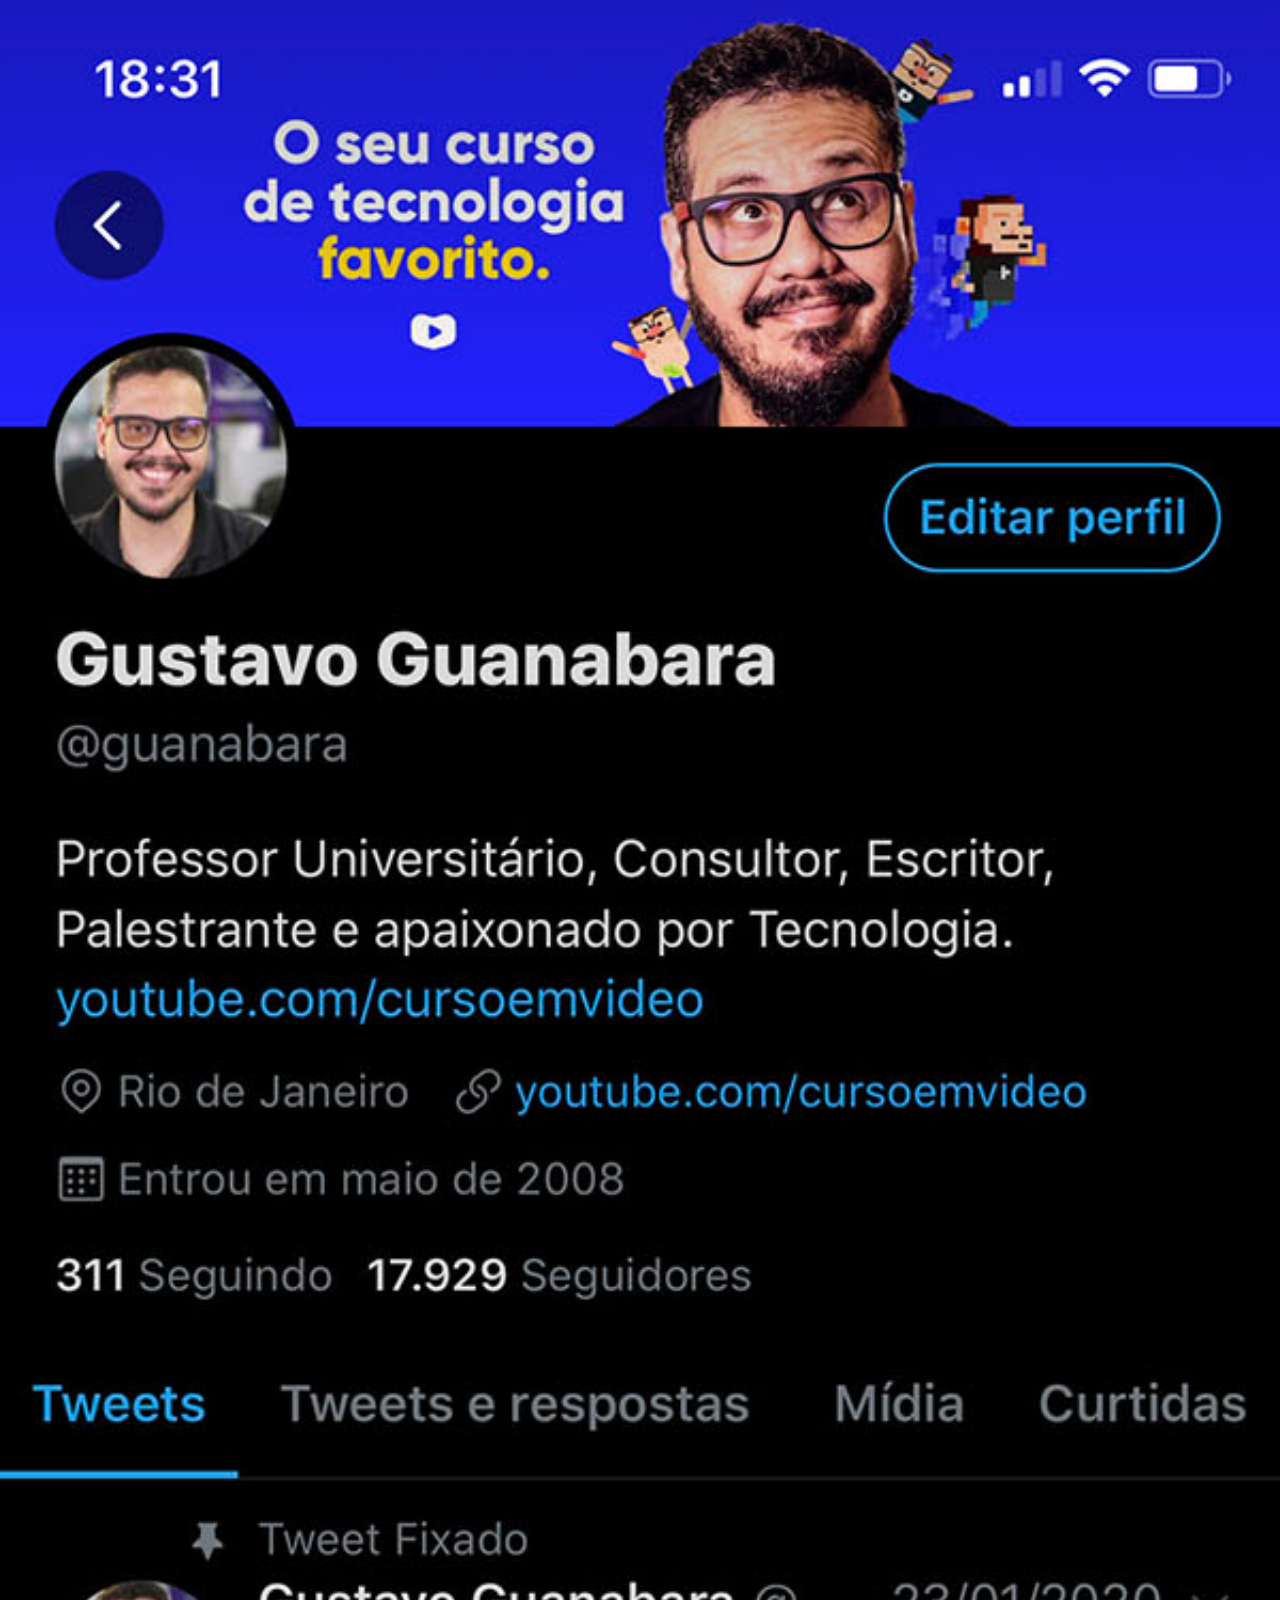
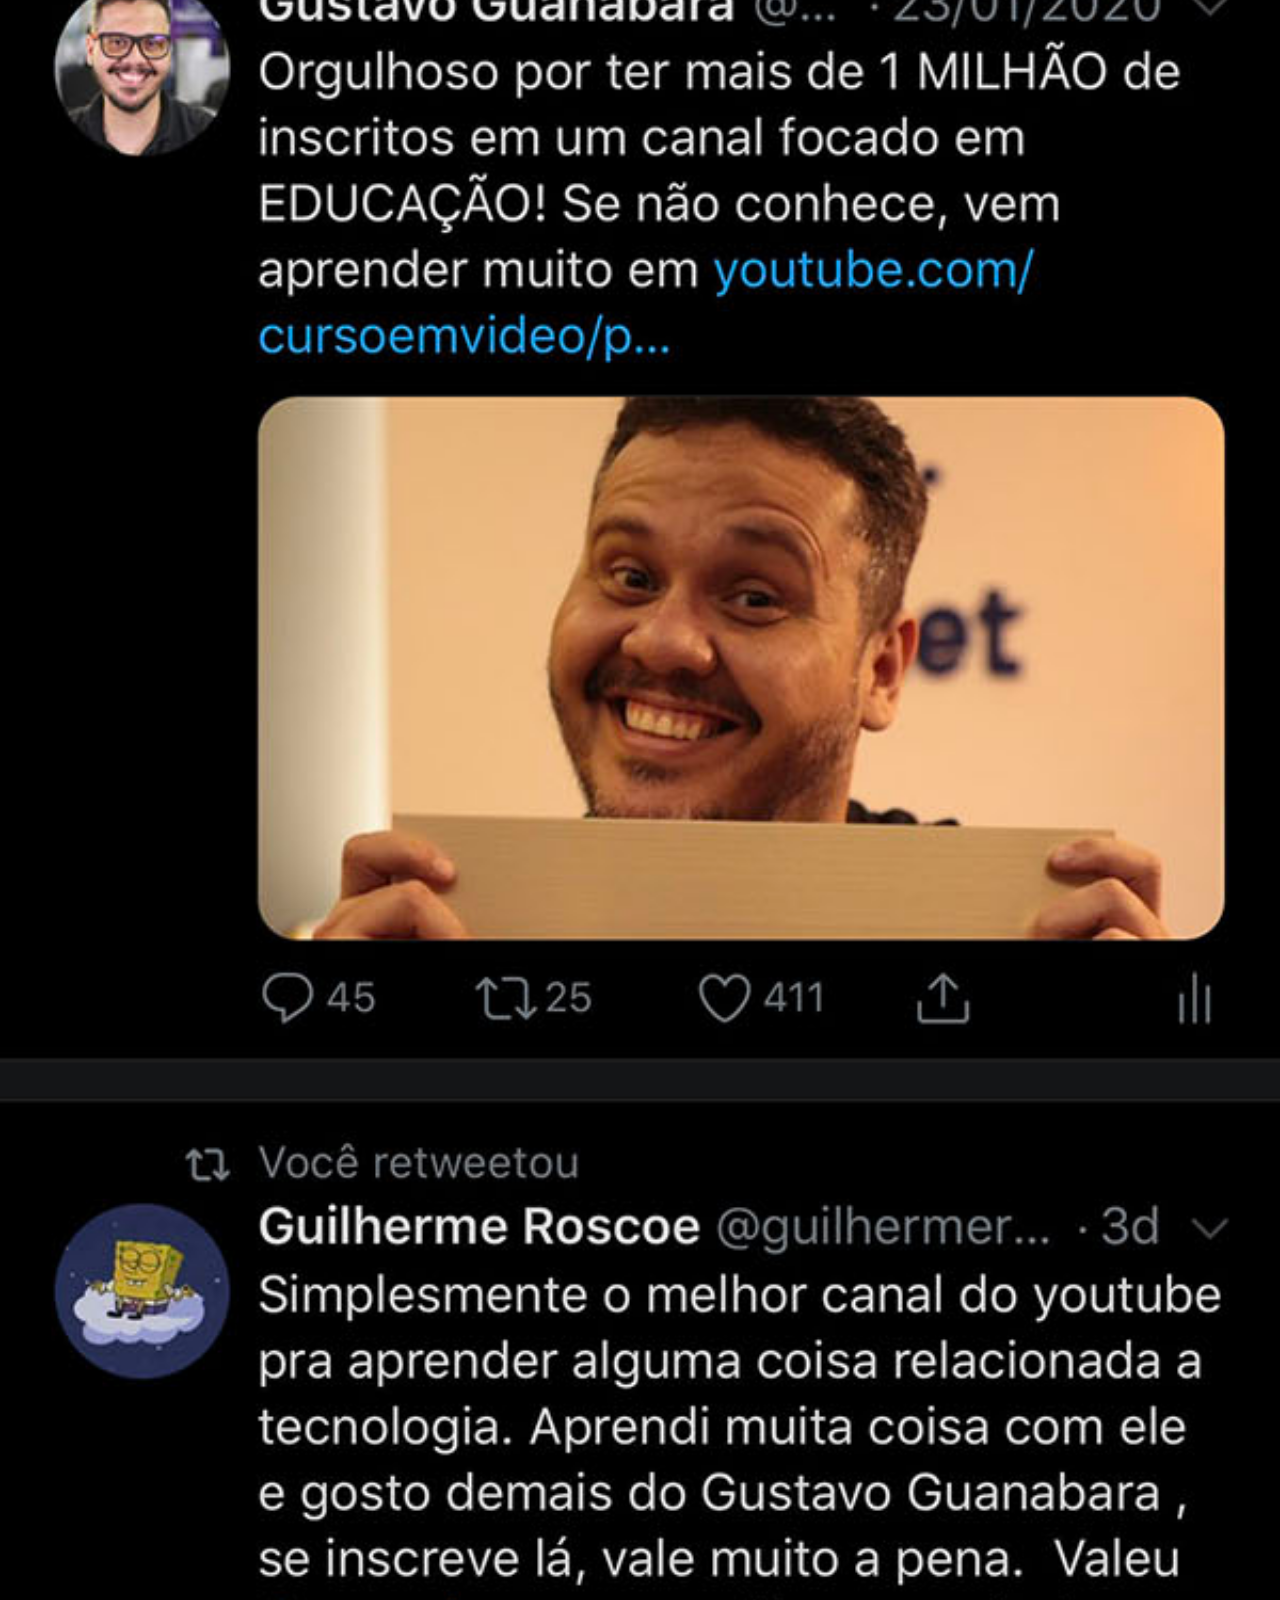
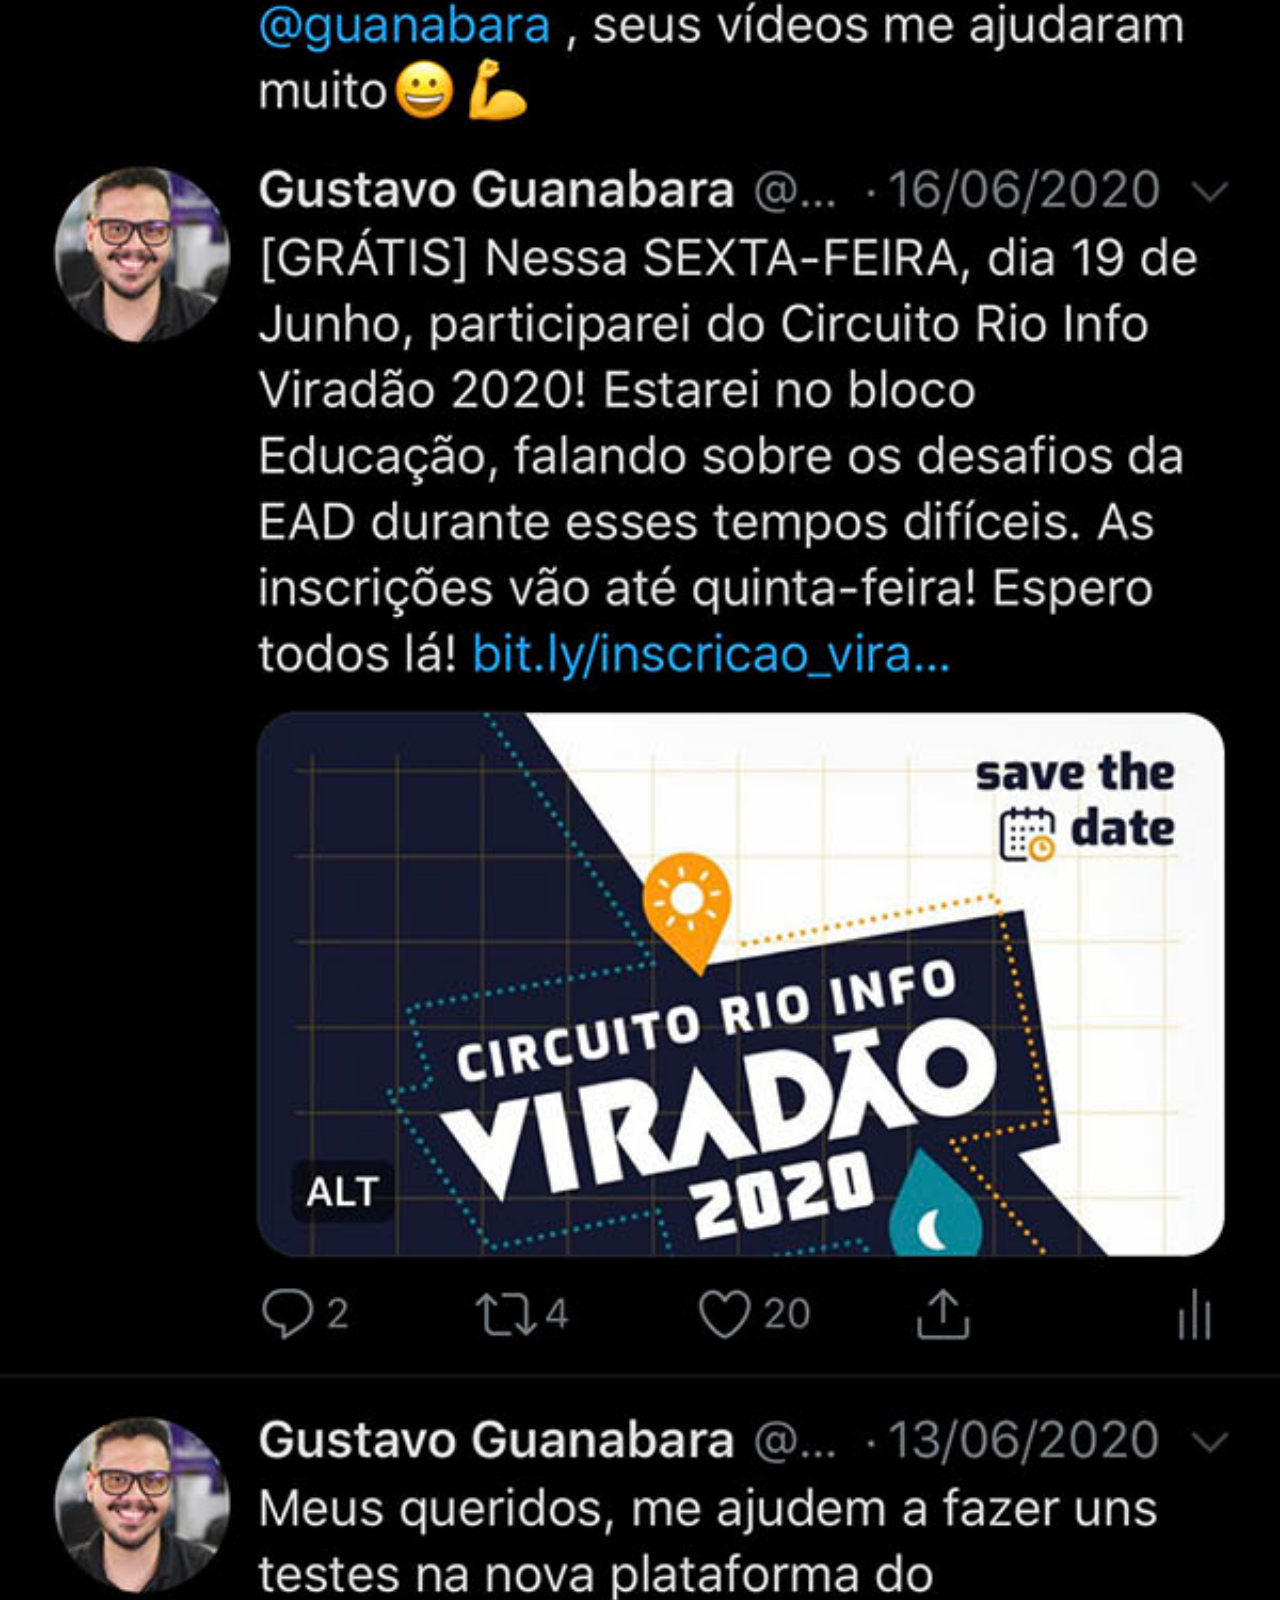
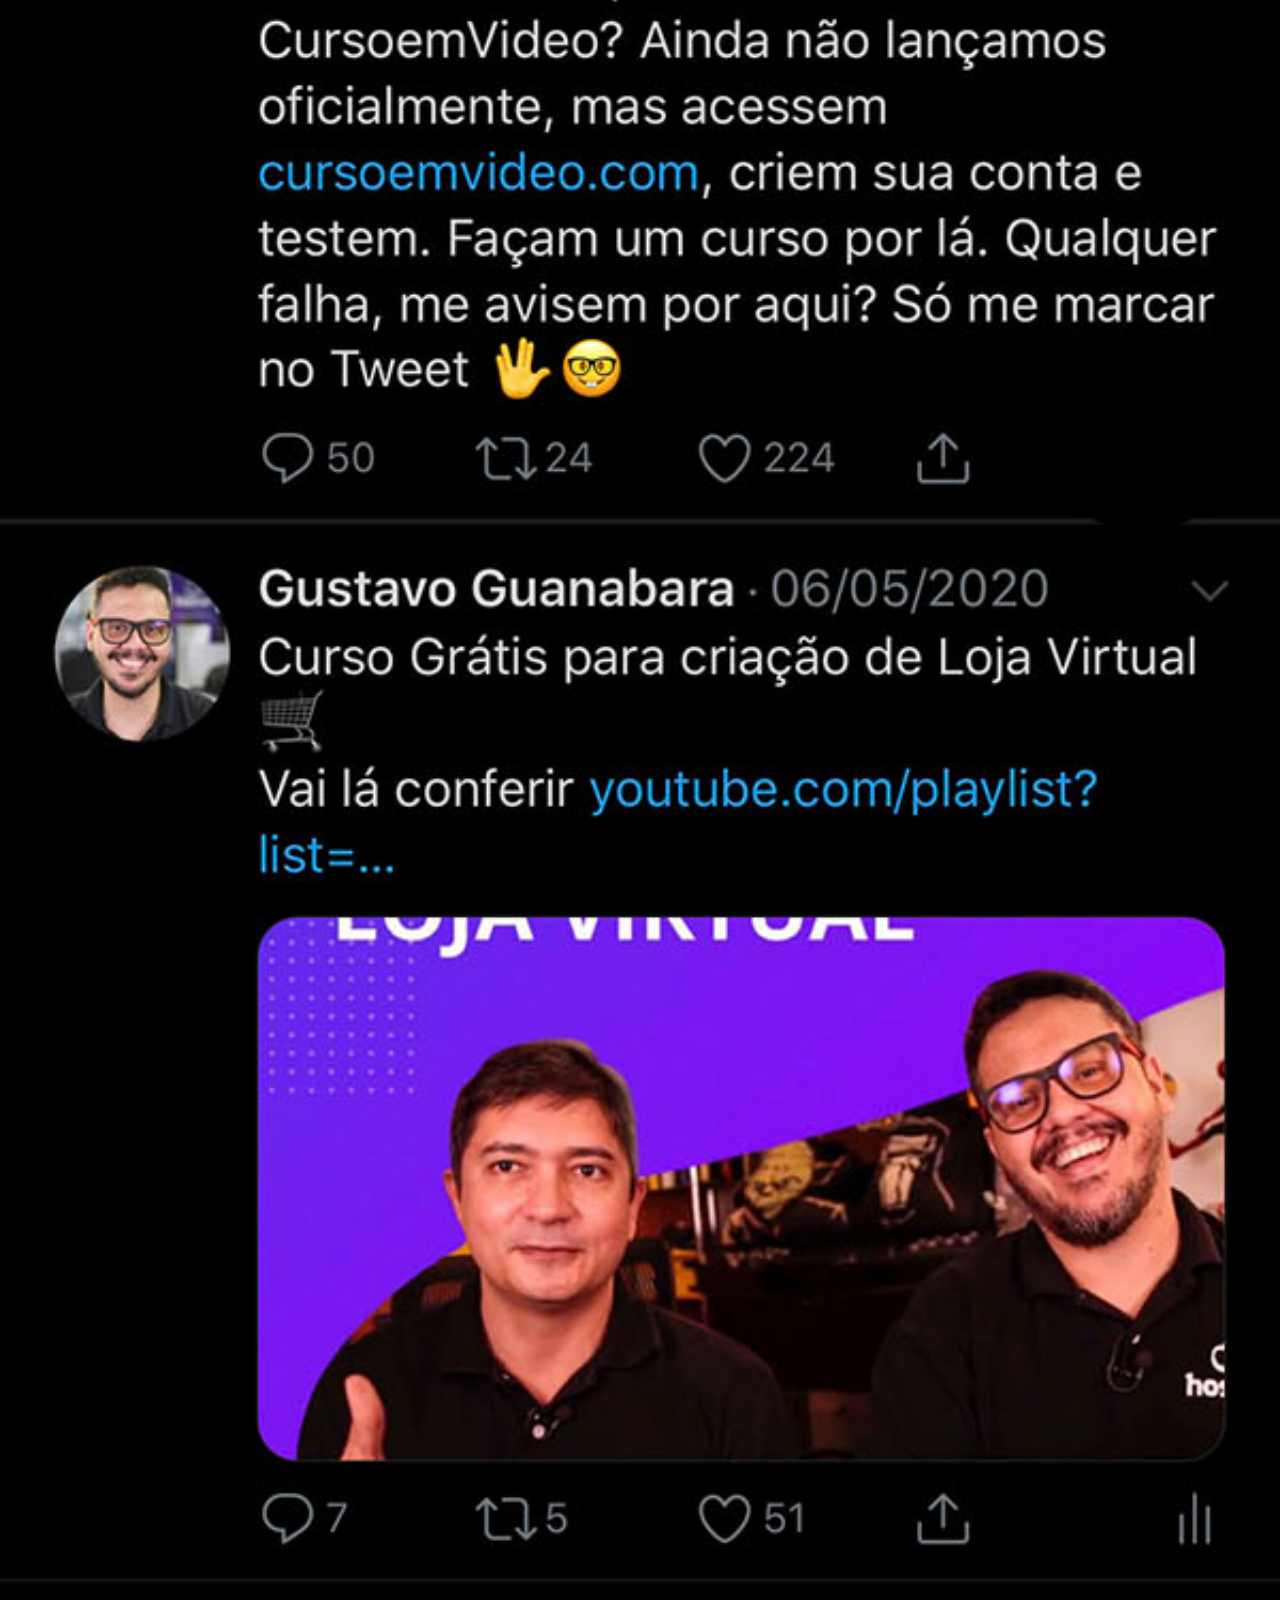
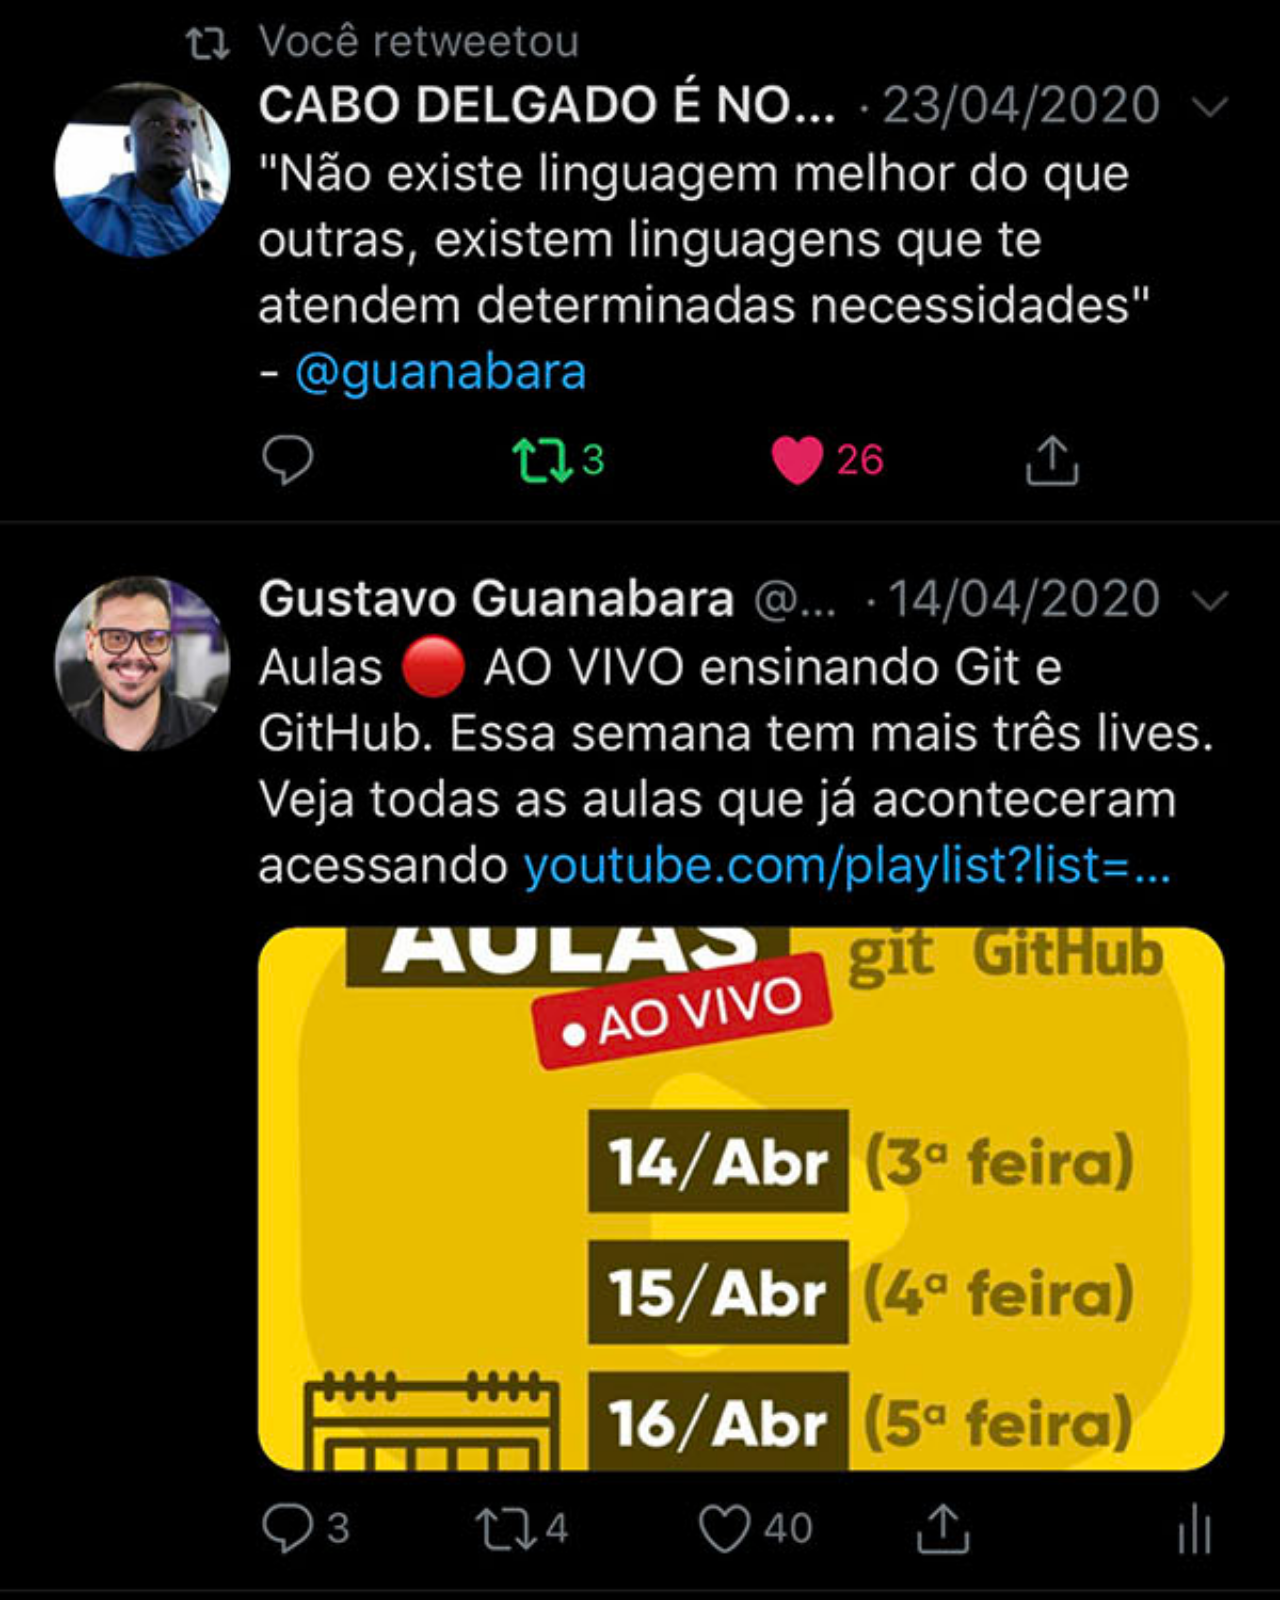
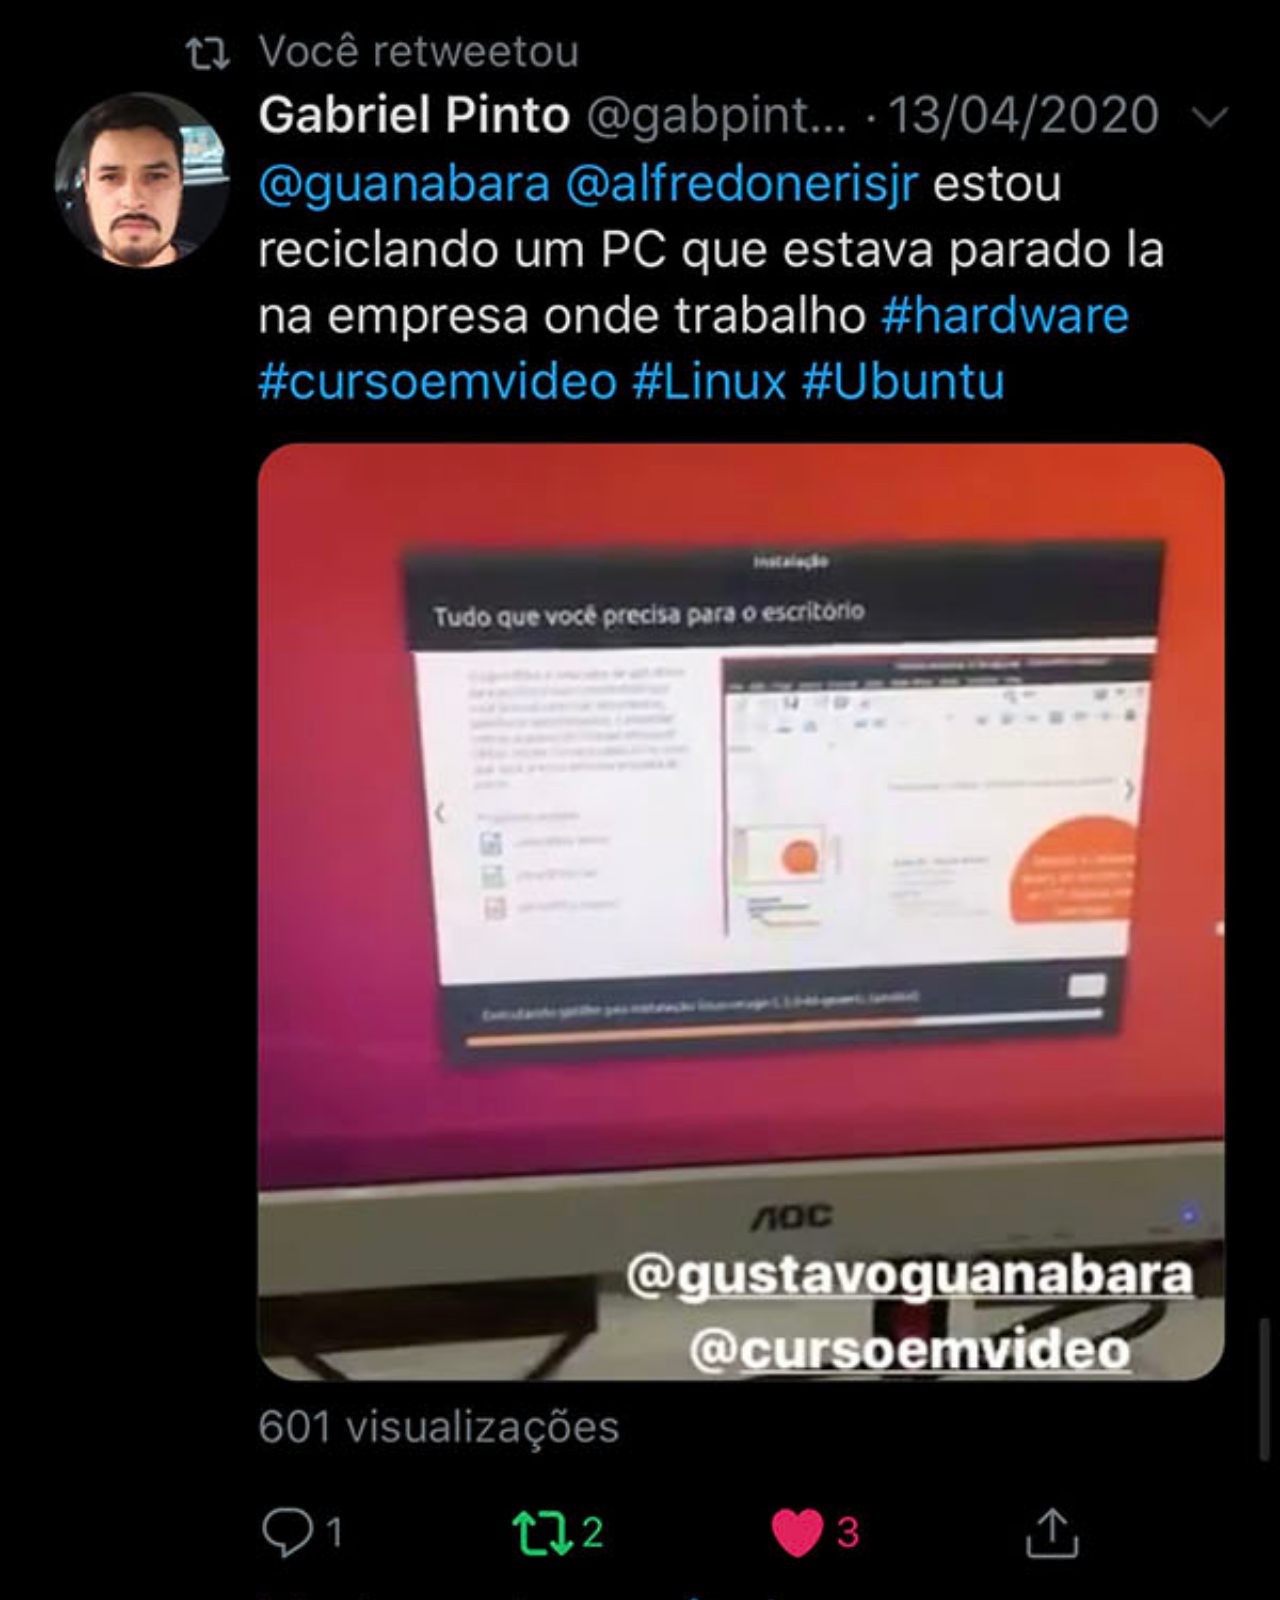
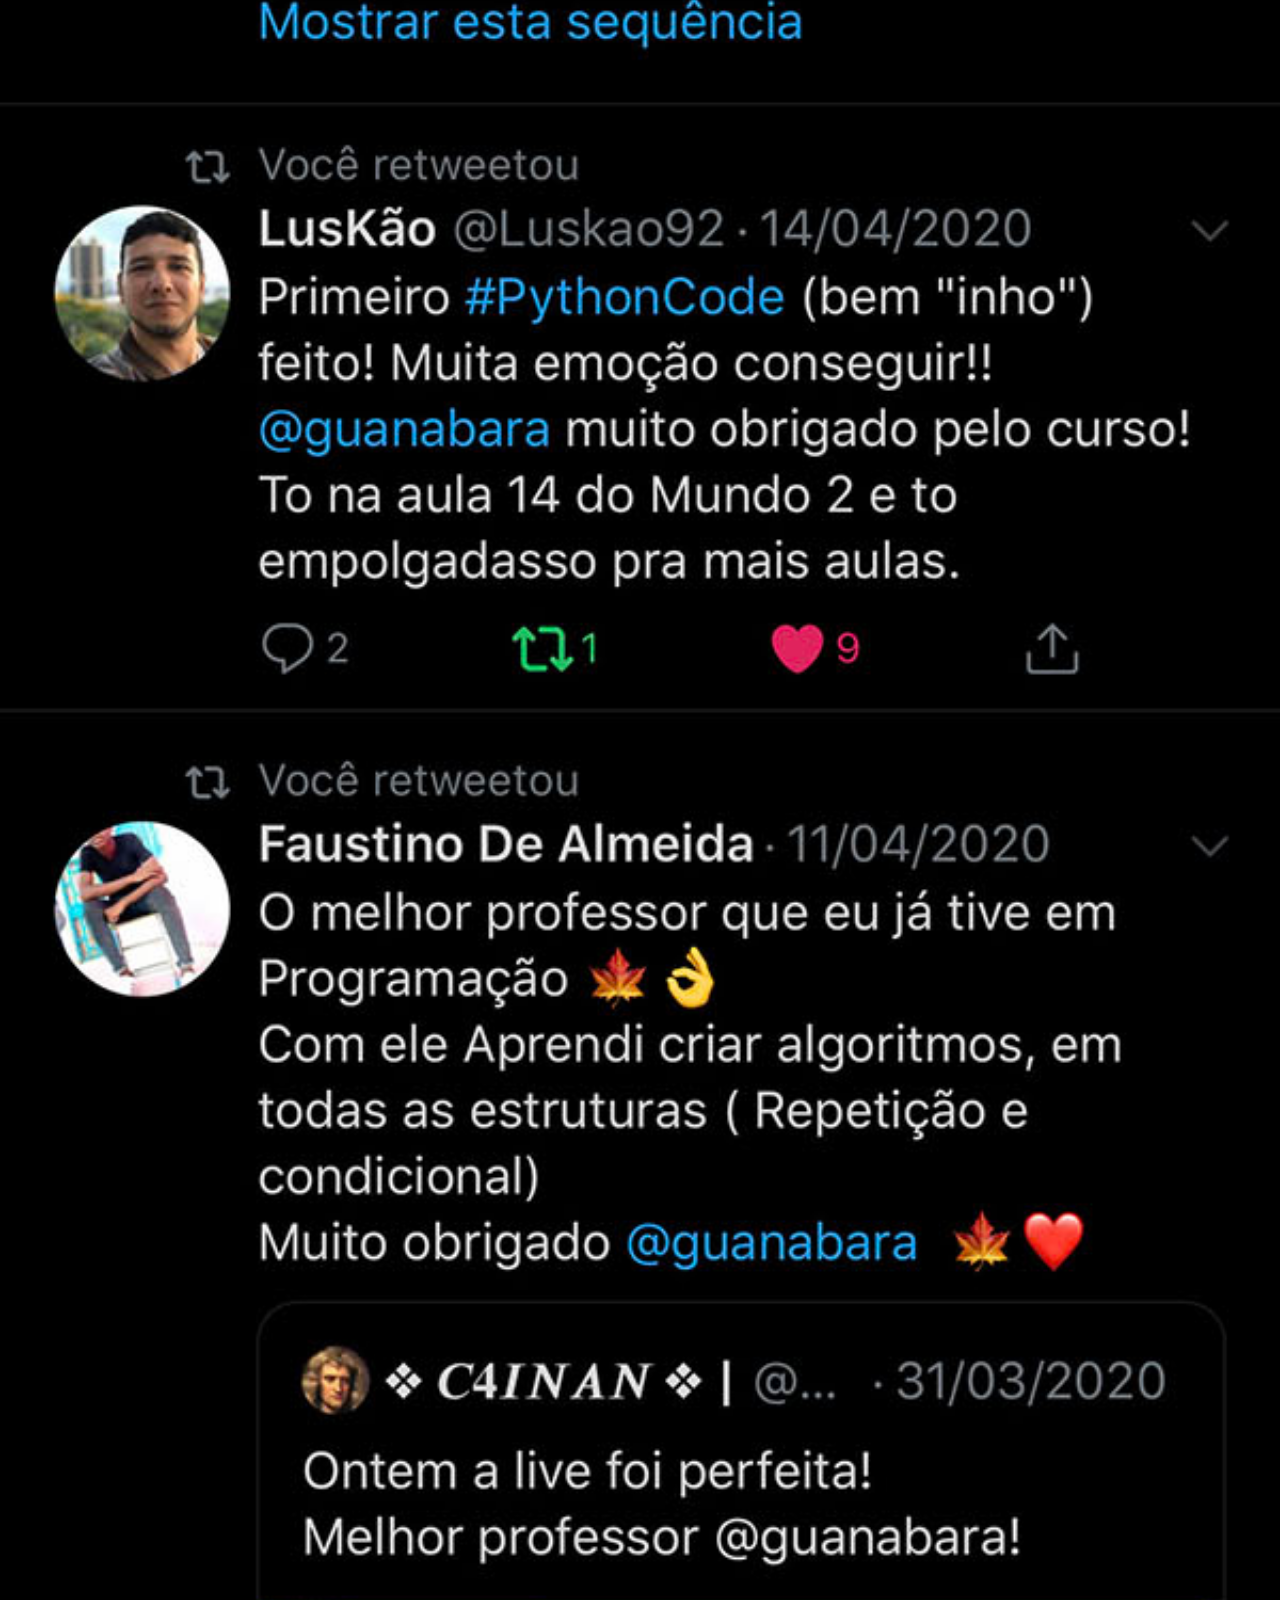
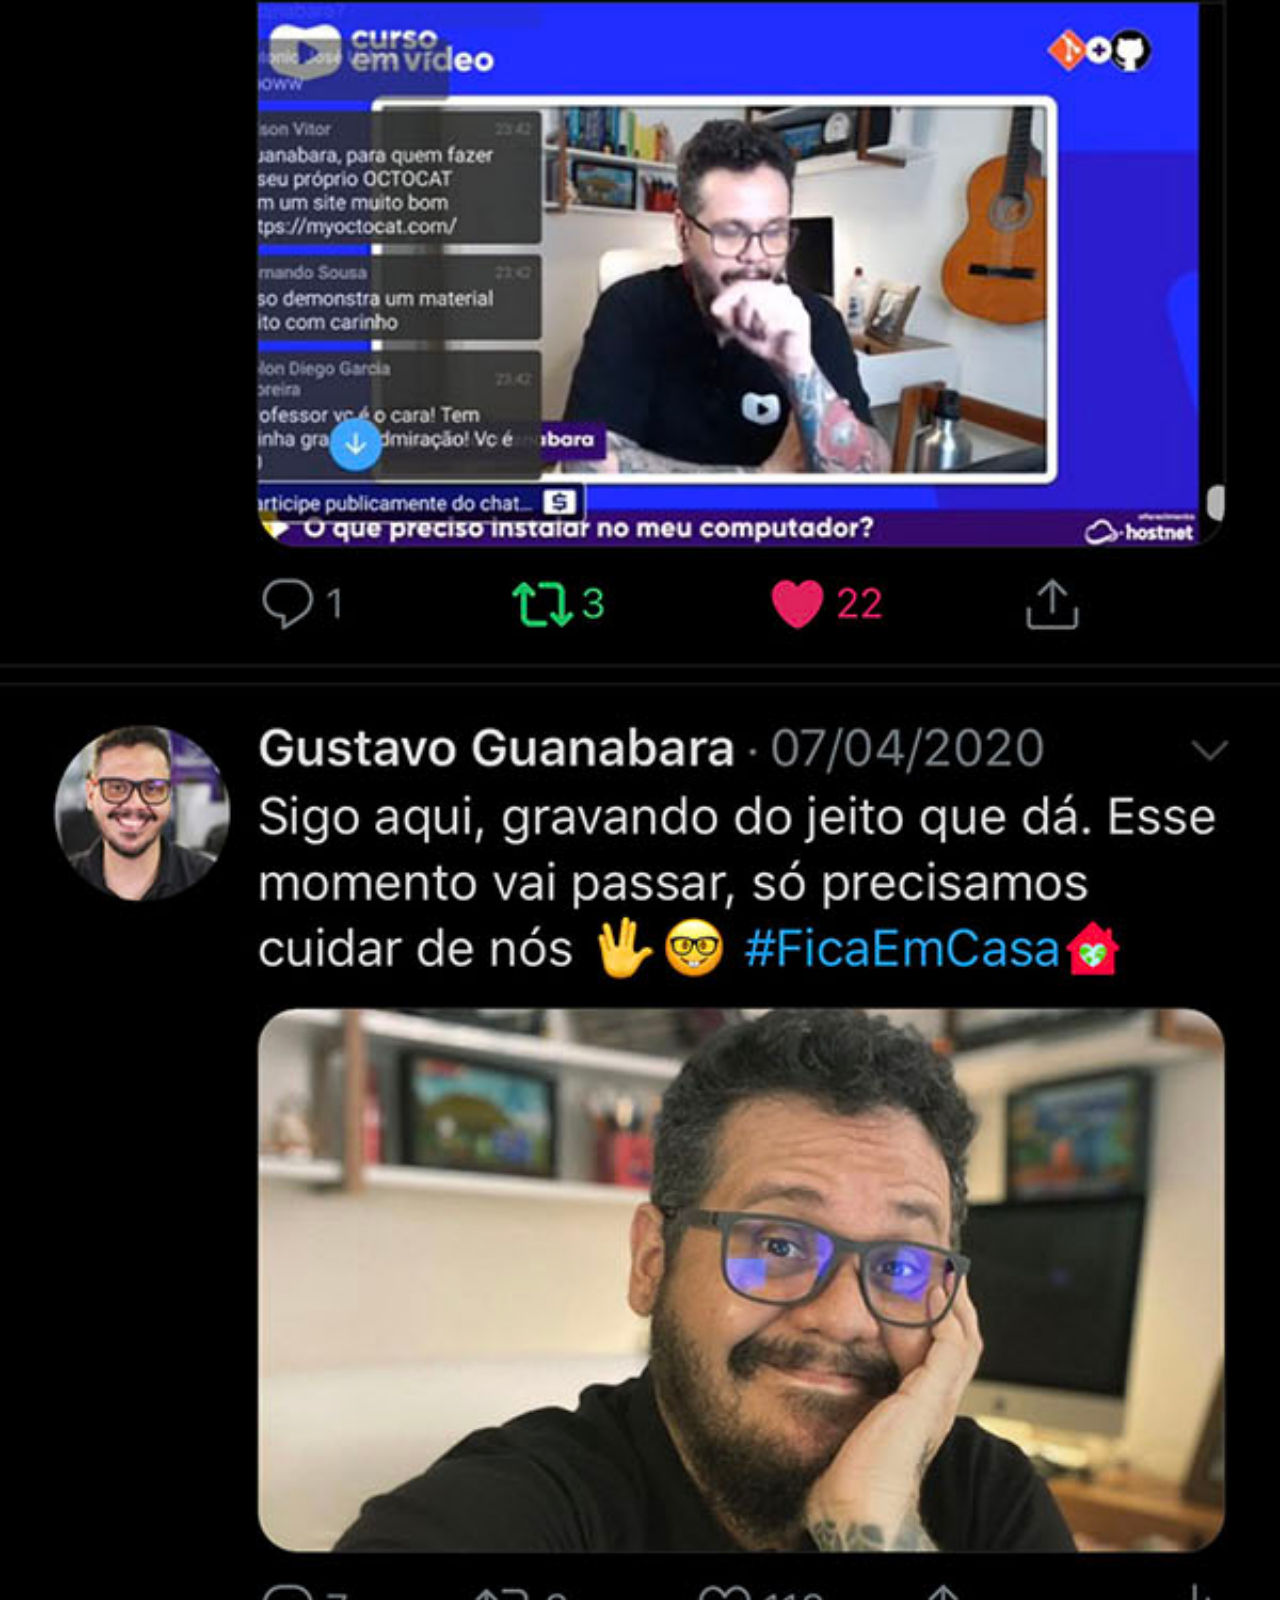
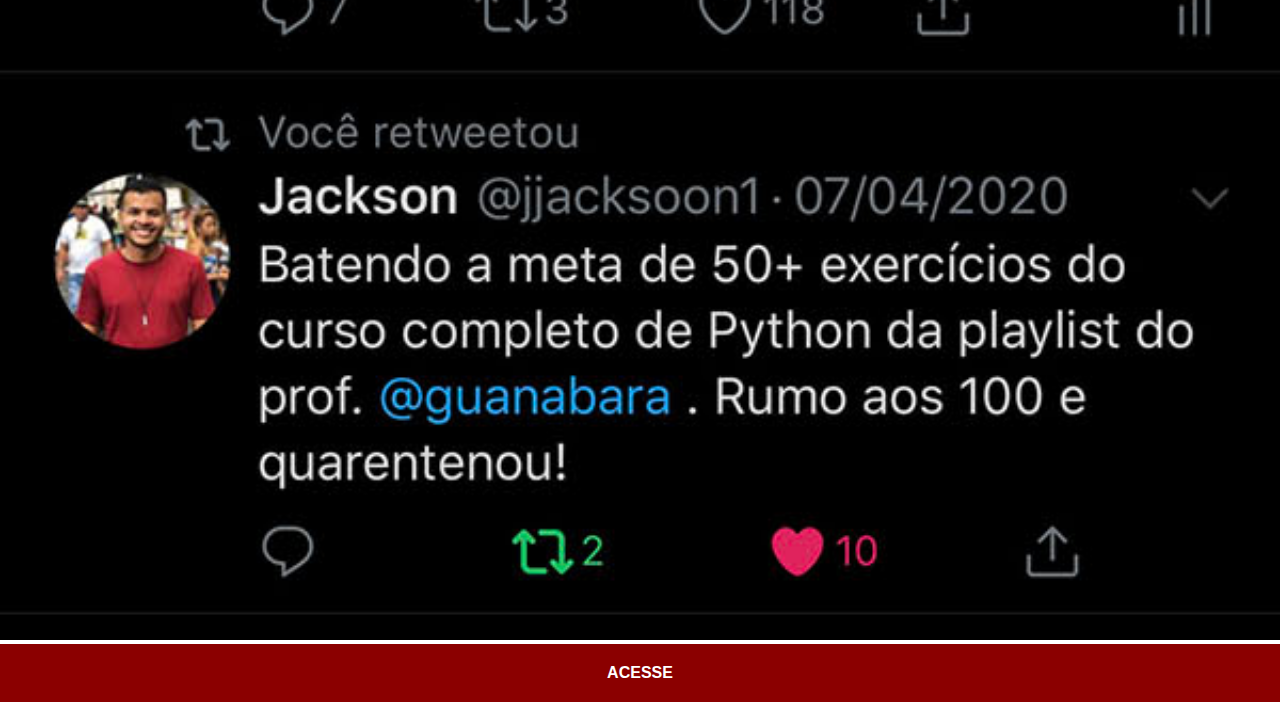
<file: twitter.html>
<!DOCTYPE html>
<html lang="pt-br">
<head>
    <meta charset="UTF-8">
    <meta http-equiv="X-UA-Compatible" content="IE=edge">
    <meta name="viewport" content="width=device-width, initial-scale=1.0">
    <title>Twitter</title>
    <link rel="stylesheet" href="estilos/social.css">
</head>
<body>
    <img src="imagens/tela-twitter.jpg" alt="Twitter">
    <a href="https://twitter.com/guanabara" target="_blank">ACESSE</a>
</body>
</html>
</file>
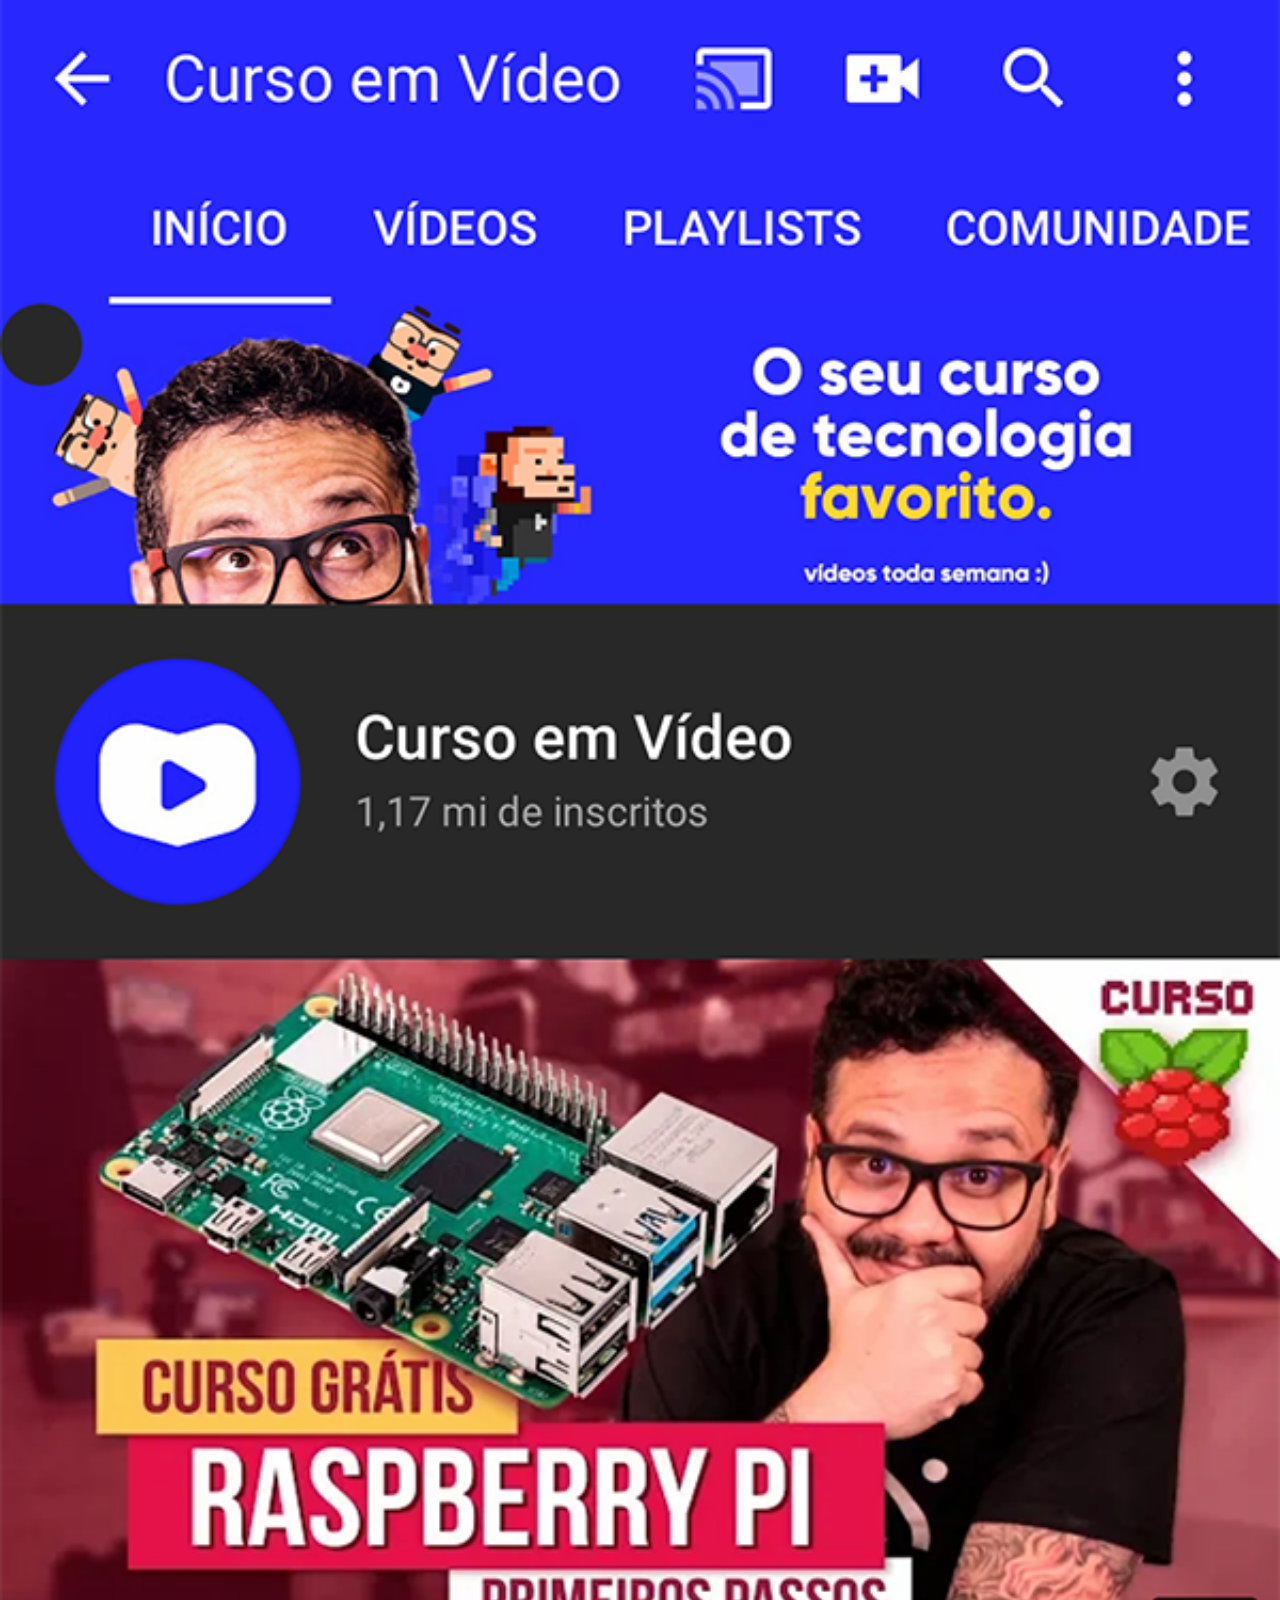
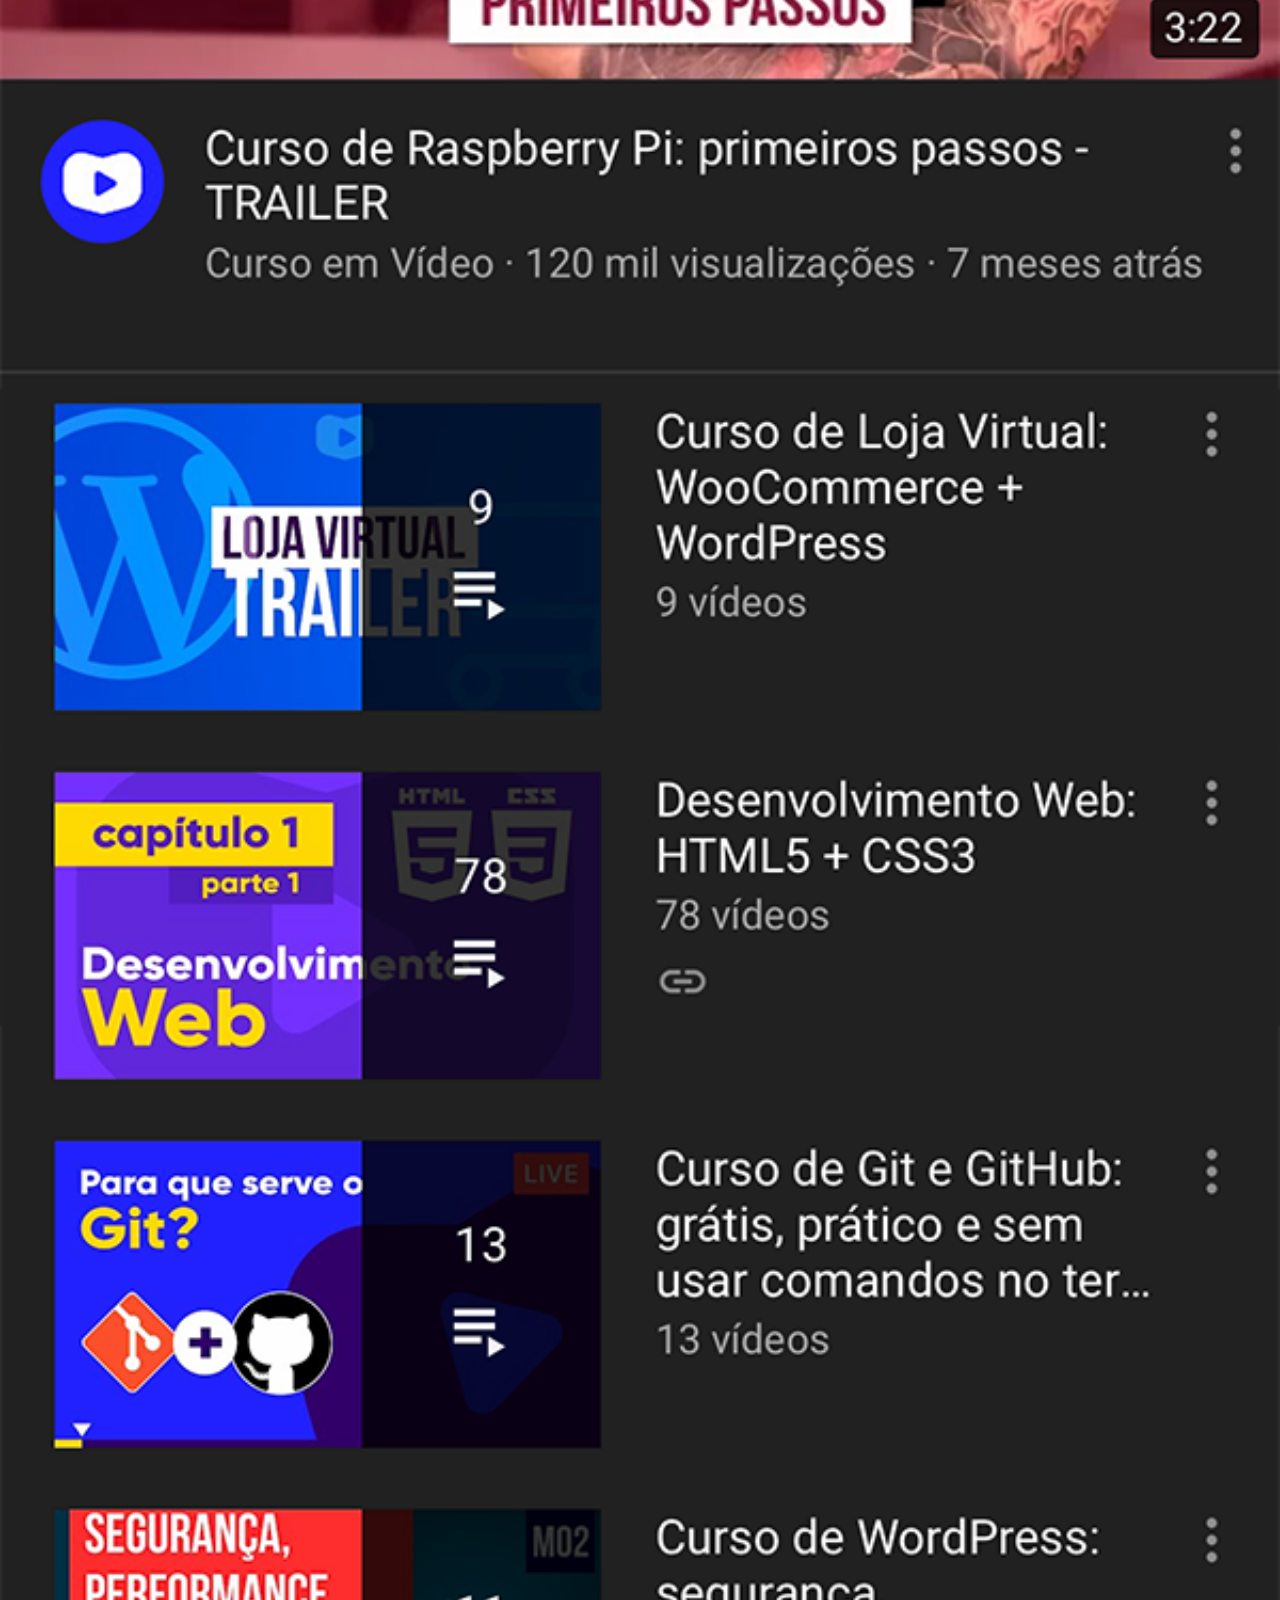
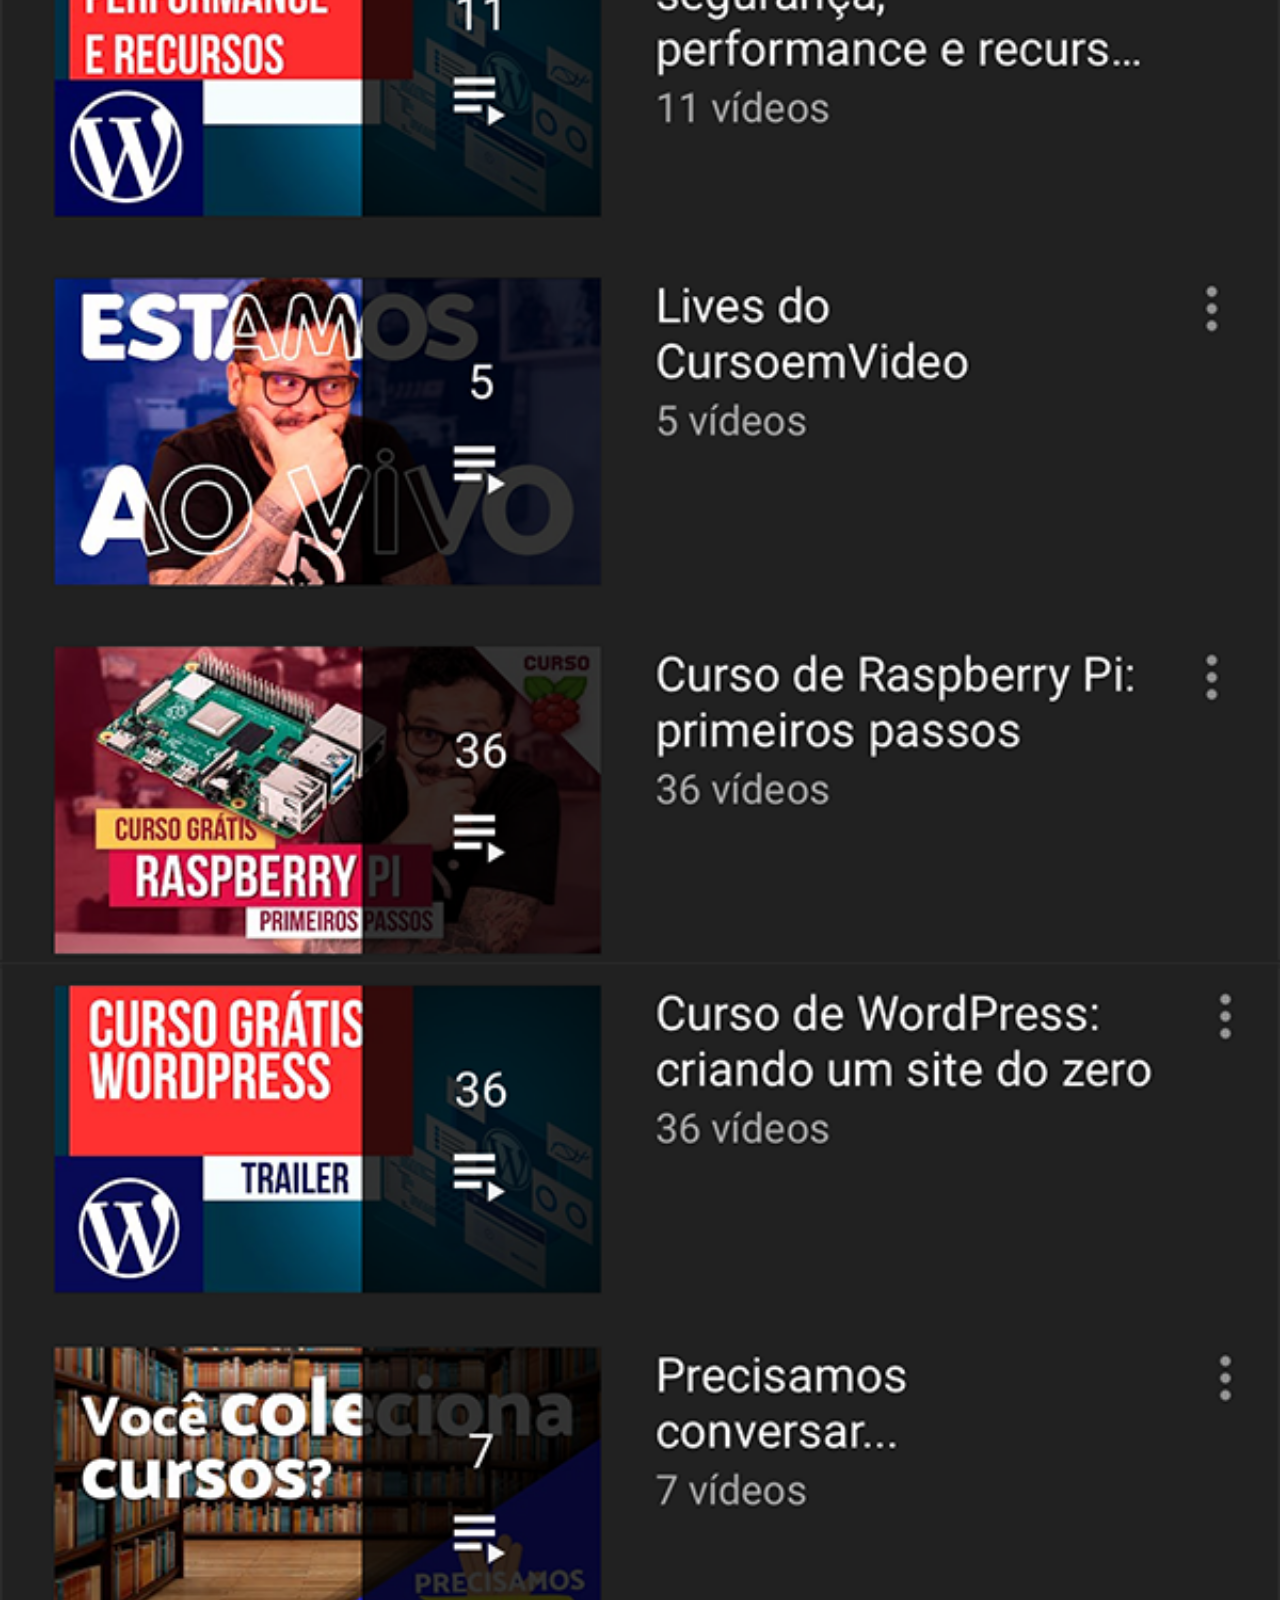
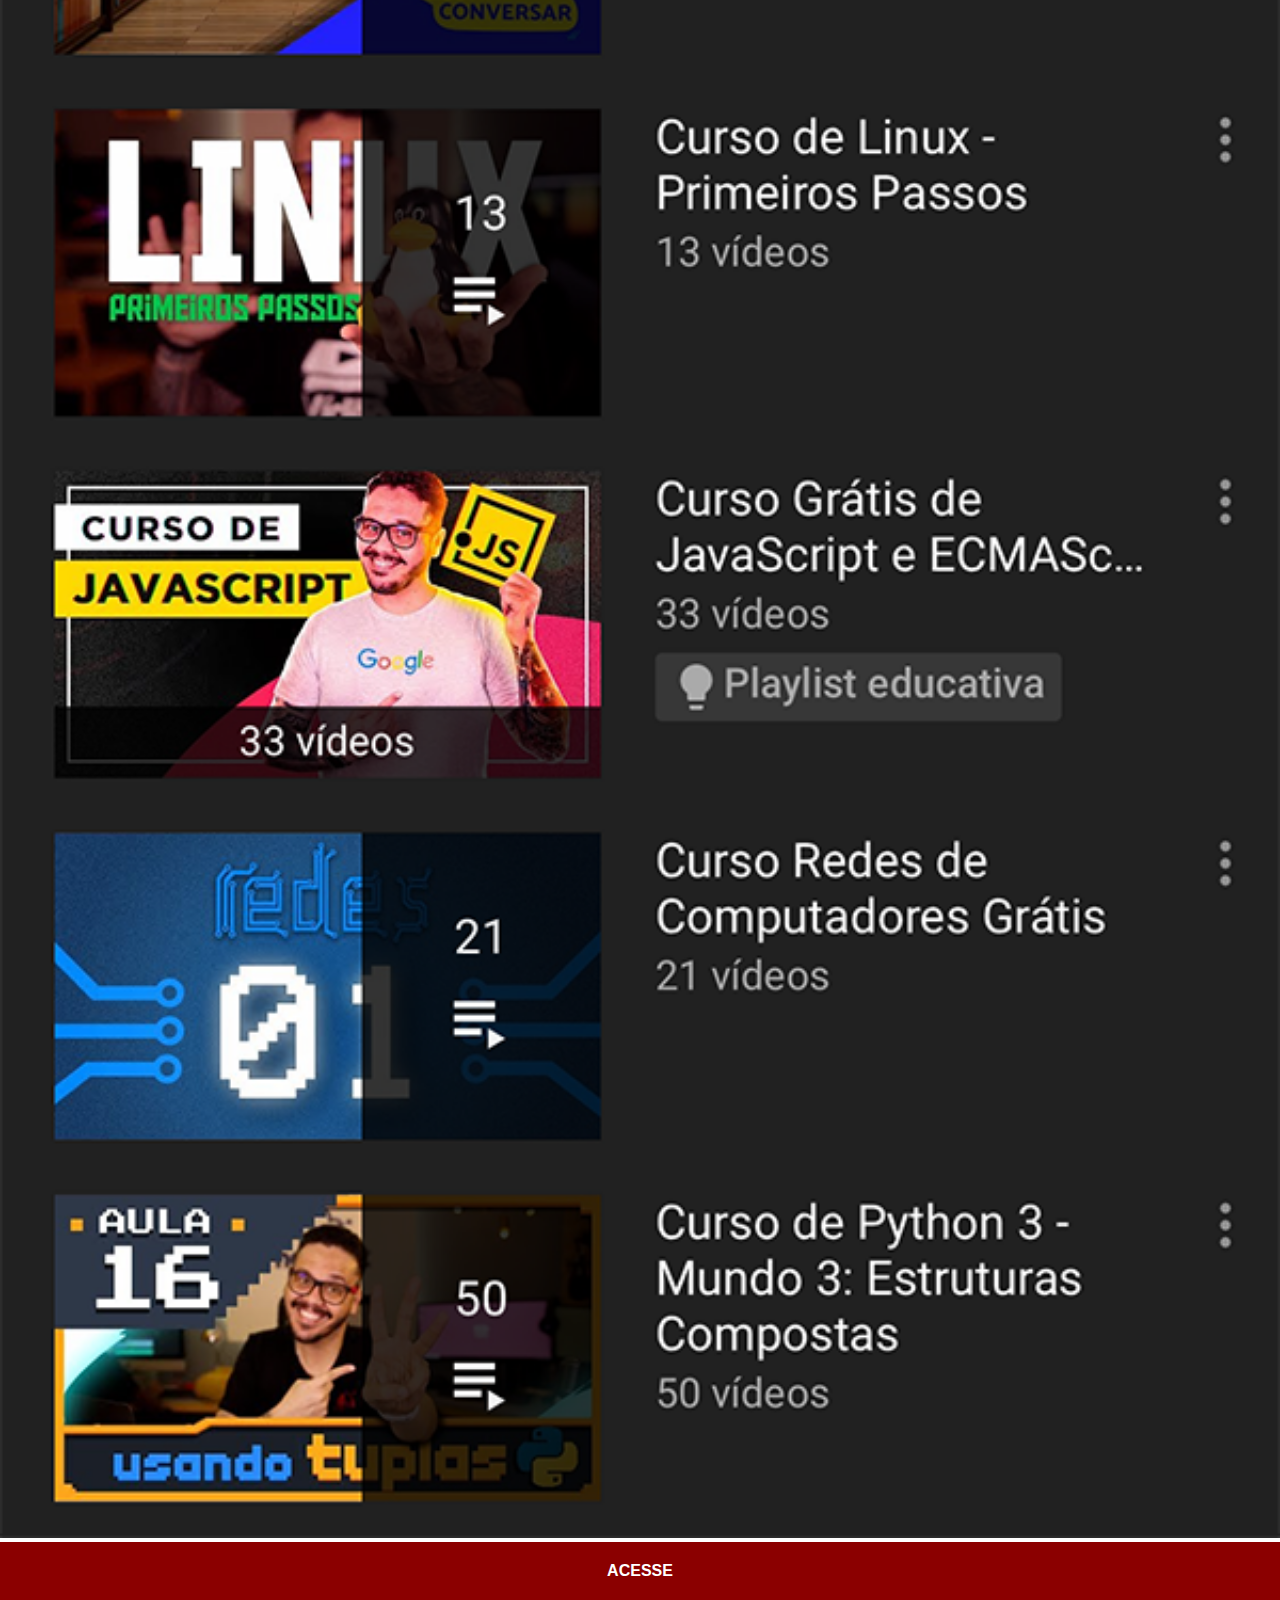
<file: youtube.html>
<!DOCTYPE html>
<html lang="pt-br ">
<head>
    <meta charset="UTF-8">
    <meta http-equiv="X-UA-Compatible" content="IE=edge">
    <meta name="viewport" content="width=device-width, initial-scale=1.0">
    <title>YouTube</title>
    <link rel="stylesheet" href="estilos/social.css">
</head>
<body>
    <img src="imagens/tela-youtube.png" alt="YouTube">
    <a href="https://www.youtube.com/c/CursoemV%C3%ADdeo/playlists" target="_blank">ACESSE</a>
</body>
</html>
</file>
<file: estilos/style.css>
@charset "UTF-8";

* {
    margin: 0px;
    padding: 0px;
    font-family: Arial, Helvetica, sans-serif;
}

html, body {
    height: 100vh;
    width: 100vw;
    background-color: black;
}

body{
    background: url('../imagens/fundo-madeira.jpg') no-repeat top center;
    background-size: cover;
    background-attachment: fixed;
}

main {
    position: relative;
    height: 100vh;
}

section#telefone {
    position: absolute;
    top: 50%;
    left: 50%;
    transform: translate(-50%, -50%);

    height: 627px;
    width: 311px;
    background: url('../imagens/frame-iphone.png') no-repeat;
}

iframe#tela {
    position: relative;
    top: 80px;
    left: 22px;
    width: 267px;
    height: 471px;
}

section#redes-sociais {
    text-align: right;
}

section#redes-sociais img {
    width: 50px;
    margin: 10px;
    border-radius: 50%;
    box-shadow: 2px 2px 5px black rgb(0, 0, 0, 0.400);
    box-sizing: border-box;
}

section#redes-sociais img:hover {
    border: 2px solid rgba(255, 255, 255, 0.637);
    transform: translate( -3px, -3px);
    box-shadow: 5px 5px 10px rgba(0, 0, 0, 0.623);
    transition: transform .3s, border 1s;
}
</file>
<file: estilos/social.css>
@charset "UTF-8";

* {
    margin: 0px;
    padding: 0px;
    font-family: Arial, Helvetica, sans-serif;
}

::-webkit-scrollbar {
    width: 0px;
    height: 0px;
}

img {
    width: 100vw;
}

a {
    display: block;
    background-color: darkred;
    color: white;
    padding: 20px;
    text-align: center;
    font-weight: bolder;
    text-decoration: none;
}

a:hover {
    background-color: red;
}
</file>
